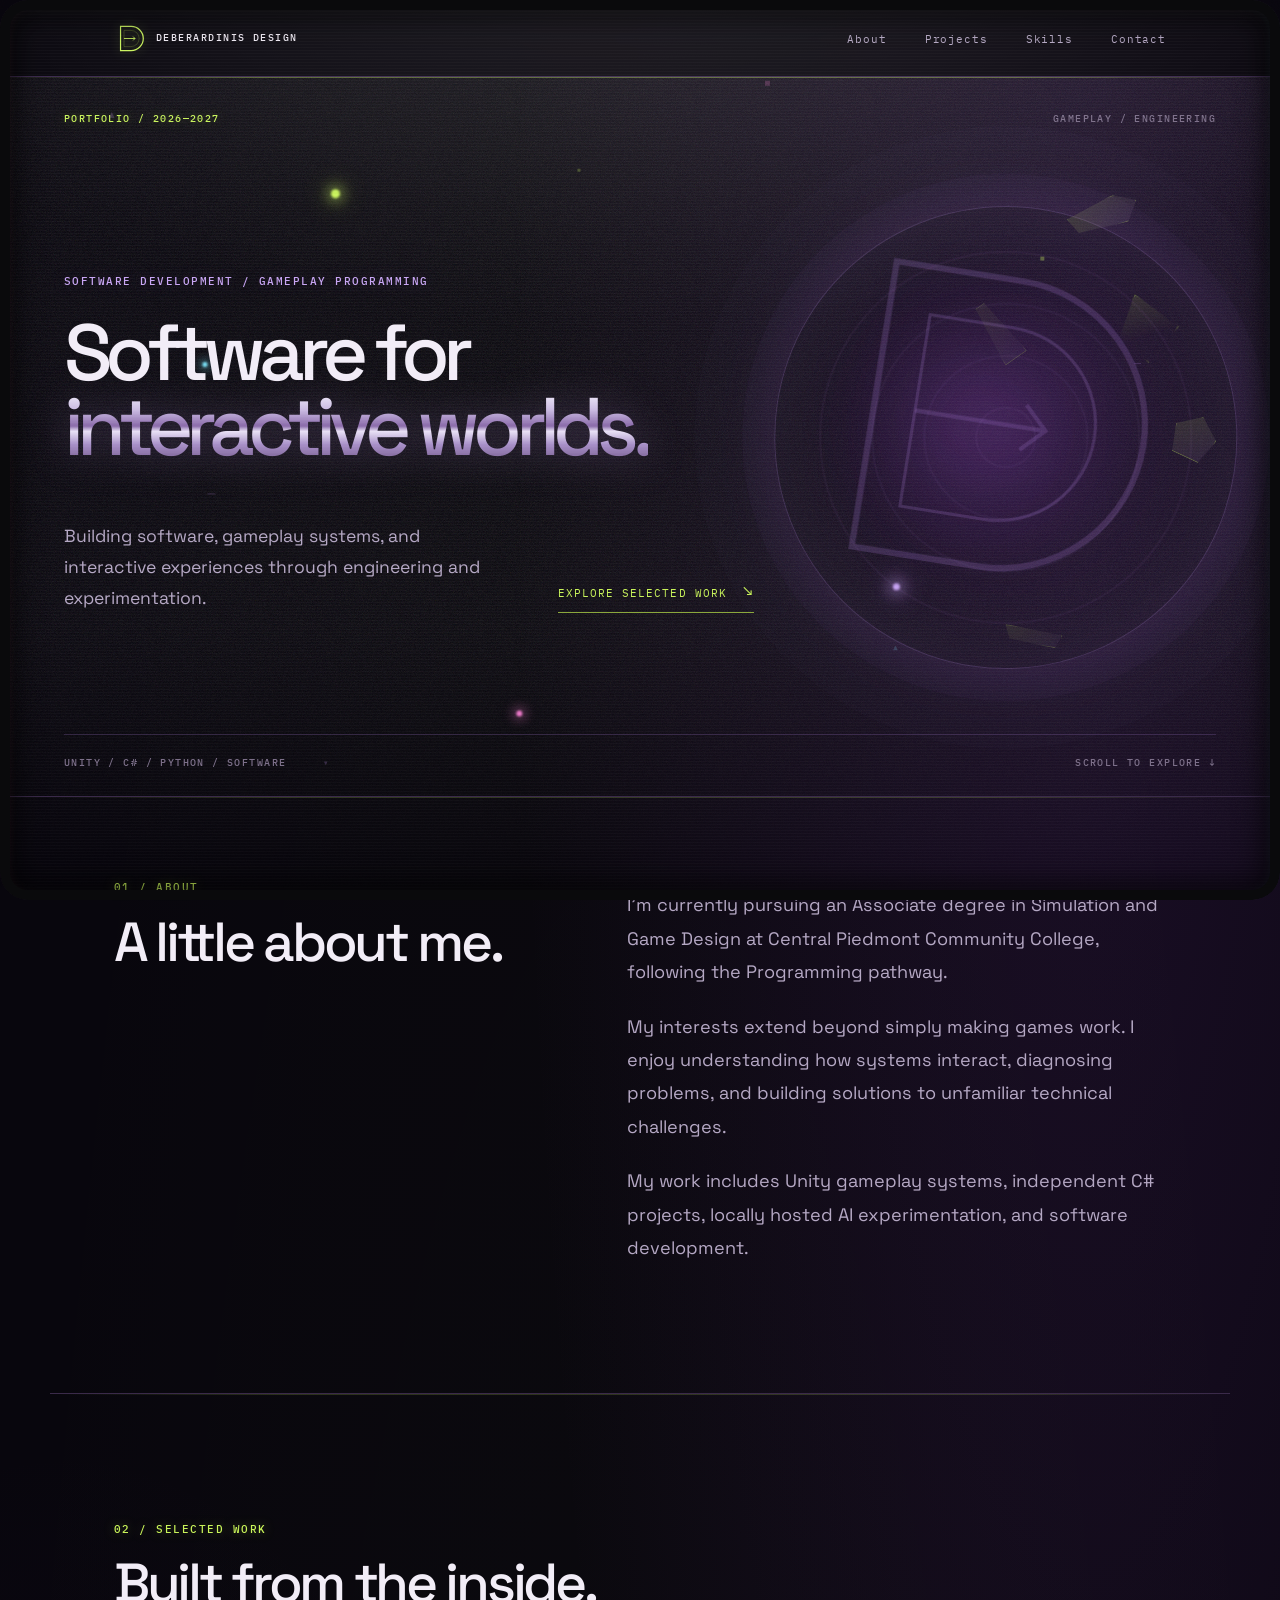
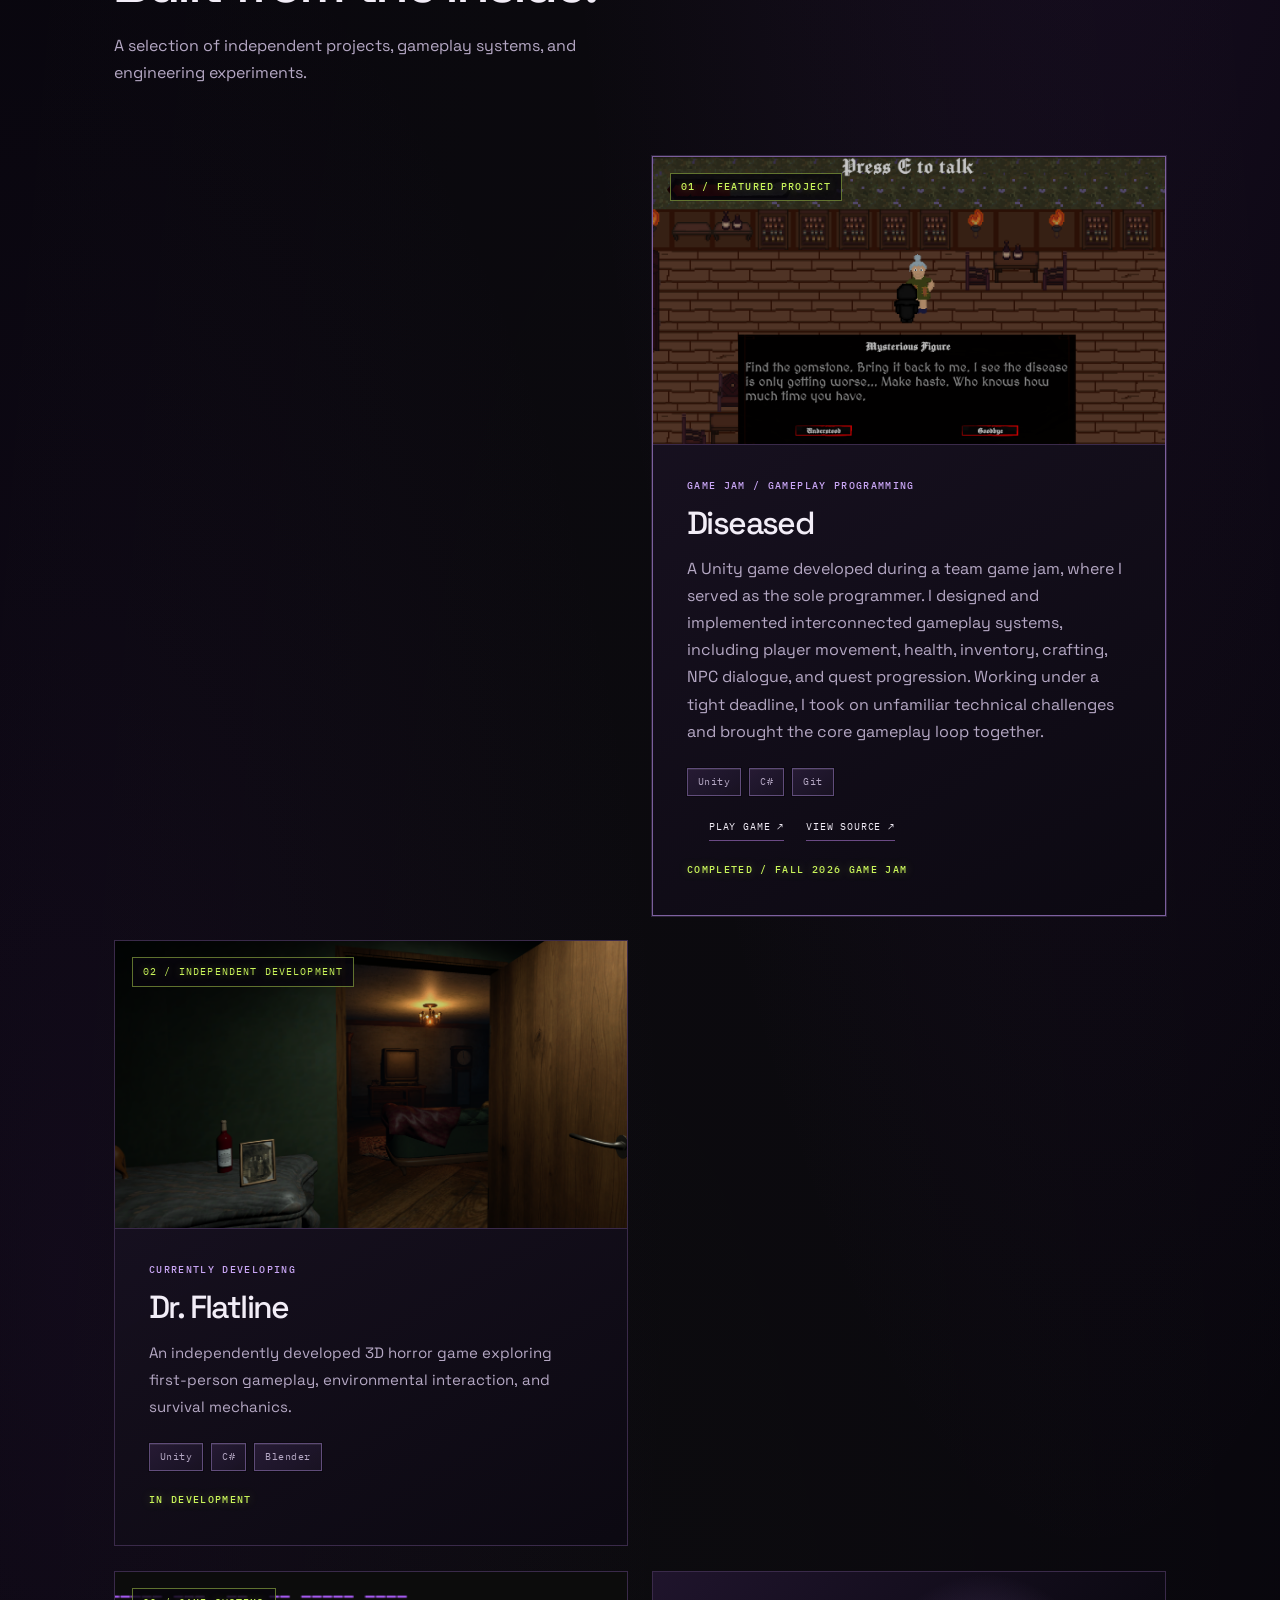
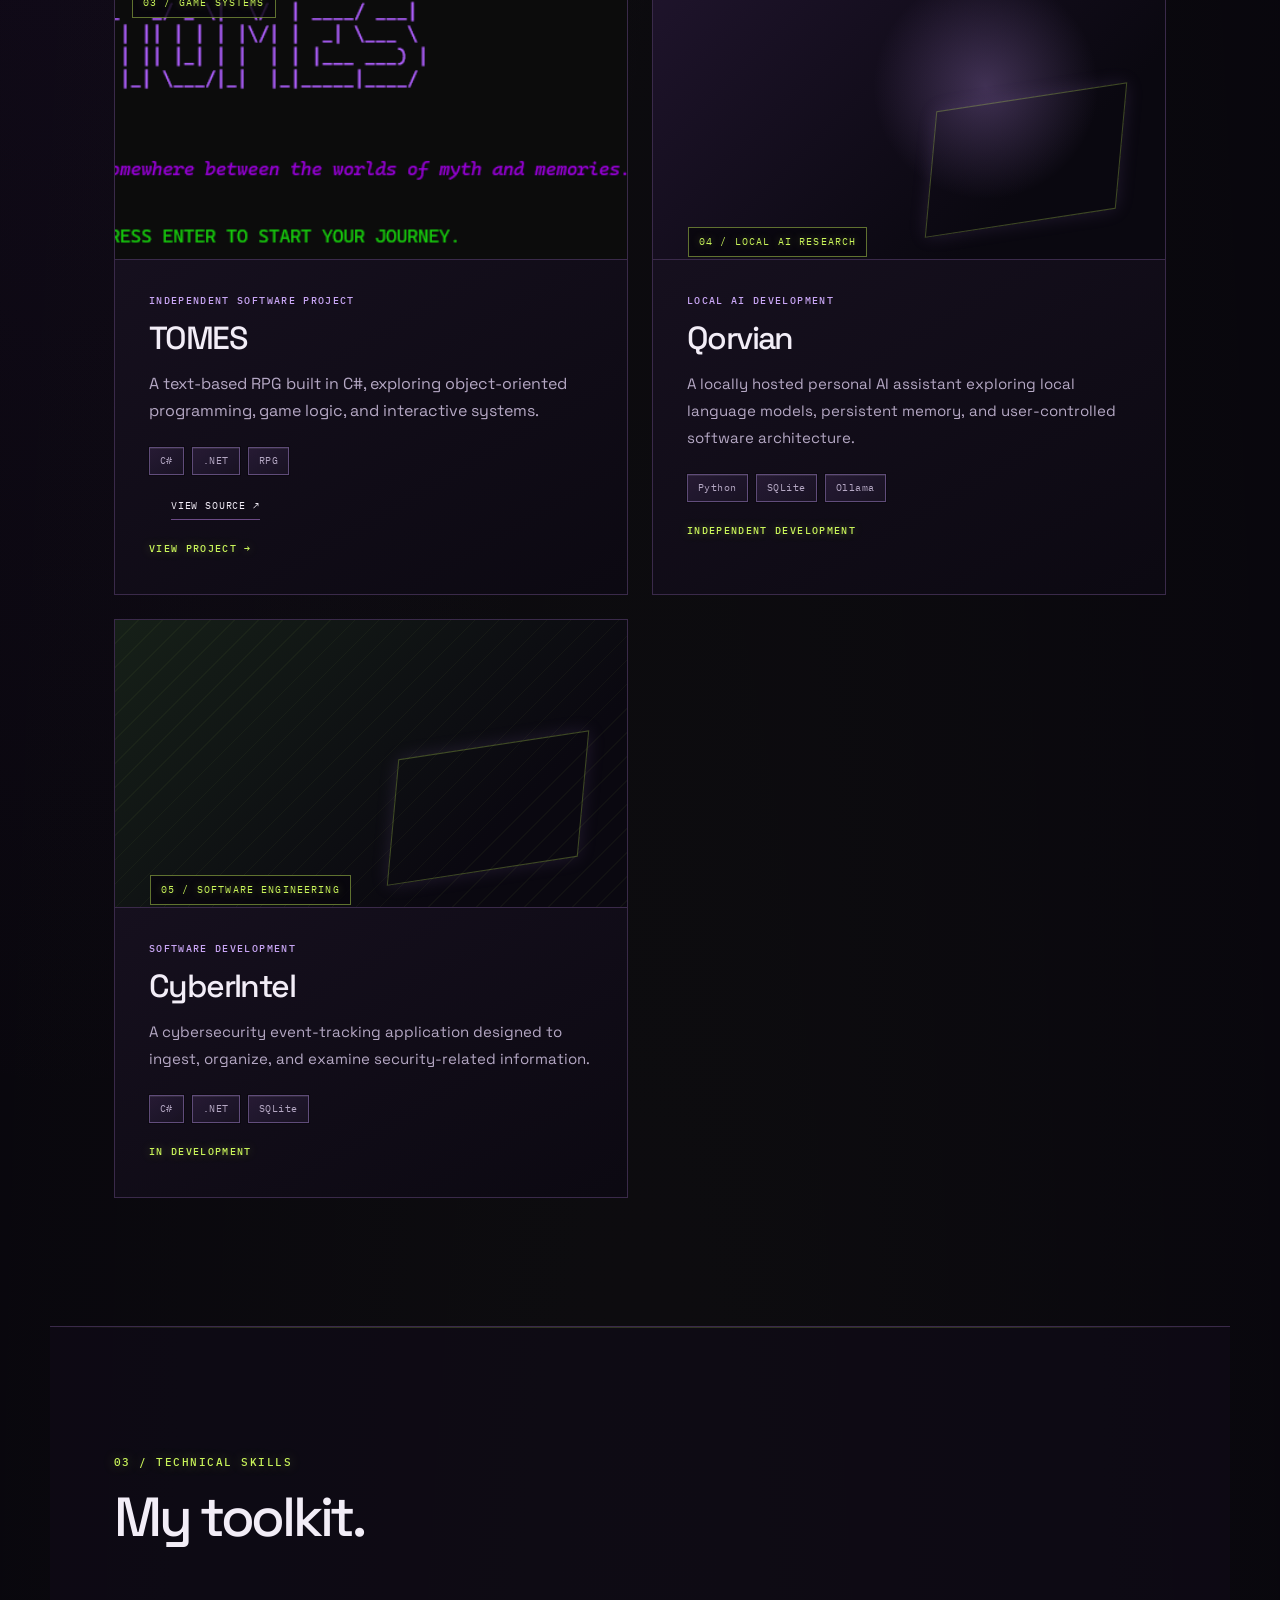
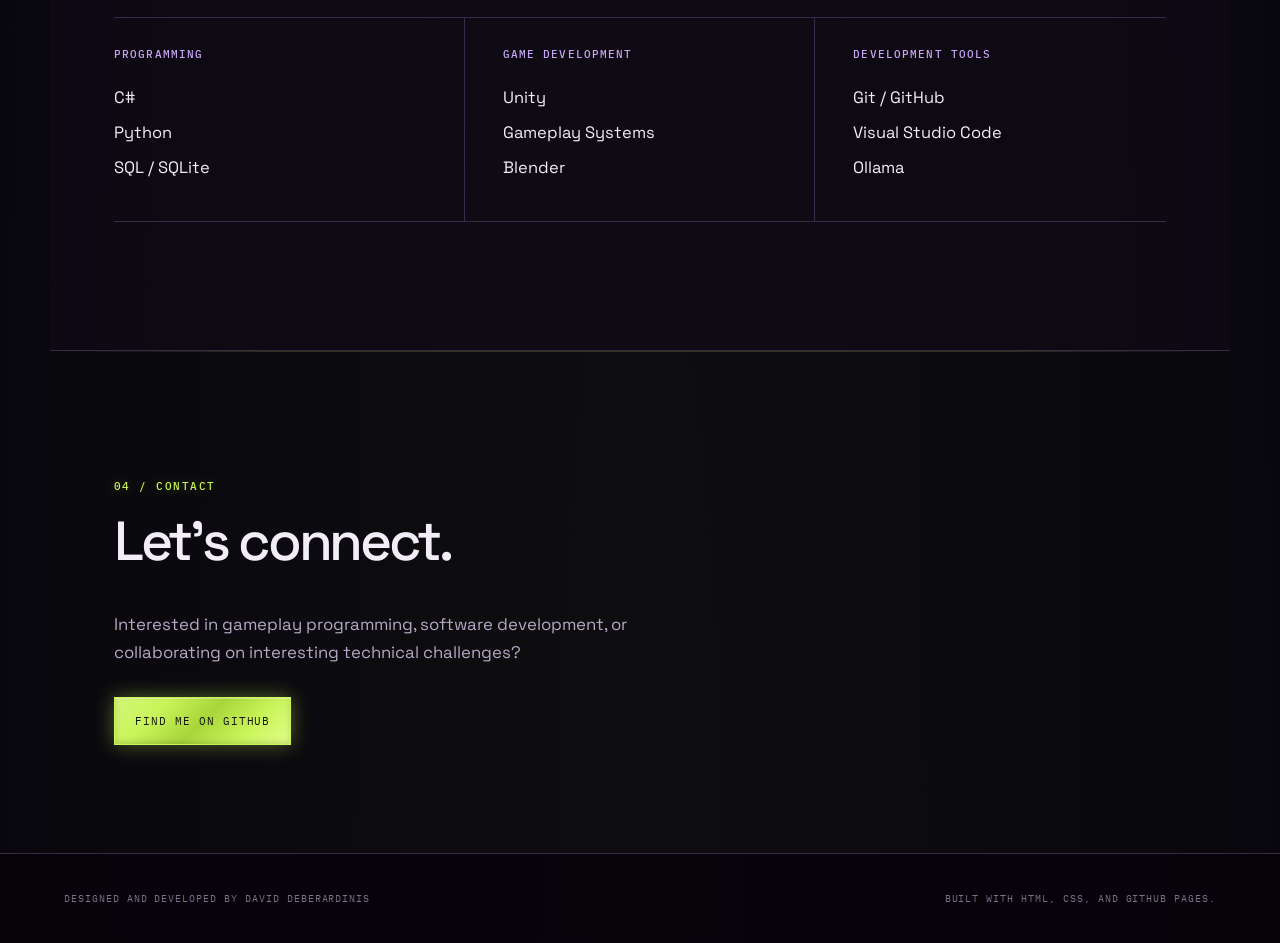
<file: index.html>
<!DOCTYPE html>
<html lang="en">
<head>
    <meta charset="UTF-8">
    <meta name="viewport" content="width=device-width, initial-scale=1.0">

    <title>David DeBerardinis | Software & Gameplay Programmer</title>
    <meta name="description" content="Game programming and software development portfolio.">

    <link rel="stylesheet" href="css/style.css">
</head>
    <body class="booting">

        <!--<!-- Atmosphere <!-- CRT + Particles -->
        <div class="crt-overlay" aria-hidden="true"></div>

        <div class="particles" aria-hidden="true">
            <div class="particle"></div>
            <div class="particle"></div>
            <div class="particle"></div>
            <div class="particle"></div>
            <div class="particle"></div>
            <div class="particle"></div>
            <div class="particle"></div>
            <div class="particle"></div>

            <div class="orb orb-1"></div>
            <div class="orb orb-2"></div>
            <div class="orb orb-3"></div>
            <div class="orb orb-4"></div>
        </div>

        <!-- Navigation -->
        <header class="site-header">
            <nav class="navbar">
                <a href="#" class="logo">
                    <svg class="brand-mark" viewBox="0 0 180 180" aria-hidden="true">
                        <path d="M38 20 H100 A70 70 0 0 1 100 160 H38 Z"
                            fill="none" stroke="currentColor" stroke-width="7"/>
                        <path d="M58 43 H99 A47 47 0 0 1 99 137 H58 Z"
                            fill="none" stroke="currentColor" stroke-width="3" opacity=".4"/>
                        <path d="M58 90 H122 M111 79 L122 90 L111 101"
                            fill="none" stroke="currentColor" stroke-width="5"/>
                    </svg>
                    <span class="brand-name">DEBERARDINIS DESIGN</span>
                </a>

                <ul class="nav-links">
                    <li><a href="#about">About</a></li>
                    <li><a href="#projects">Projects</a></li>
                    <li><a href="#skills">Skills</a></li>
                    <li><a href="#contact">Contact</a></li>
                </ul>
            </nav>
        </header>

        <main>

            <!-- Hero Section -->
            <section class="hero">

                <!-- Biomechanical fragments live inside the hero -->
                <div class="biomech-fragments" aria-hidden="true">
                    <div class="frag frag-1"></div>
                    <div class="frag frag-2"></div>
                    <div class="frag frag-3"></div>
                    <div class="frag frag-4"></div>
                </div>

                <div class="hero-watermark" aria-hidden="true">
                    <svg viewBox="0 0 180 180">
                        <path d="M38 20 H100 A70 70 0 0 1 100 160 H38 Z"
                            fill="none" stroke="currentColor" stroke-width="3"/>
                        <path d="M58 43 H99 A47 47 0 0 1 99 137 H58 Z"
                            fill="none" stroke="currentColor" stroke-width="1.5"/>
                        <path d="M58 90 H122 M111 79 L122 90 L111 101"
                            fill="none" stroke="currentColor" stroke-width="2"/>
                    </svg>
                </div>

                <div class="hero-topline">
                    <span>PORTFOLIO / 2026—2027</span>
                    <span>GAMEPLAY / ENGINEERING</span>
                </div>

                <div class="hero-content">
                    <p class="eyebrow">SOFTWARE DEVELOPMENT / GAMEPLAY PROGRAMMING</p>

                    <h1>
                        Software for<br>
                        <span>interactive worlds.</span>
                    </h1>

                    <div class="hero-bottom">
                        <p class="hero-description">
                            Building software, gameplay systems, and interactive experiences
                            through engineering and experimentation.
                        </p>

                        <a href="#projects" class="hero-link">
                            EXPLORE SELECTED WORK <span>↘</span>
                        </a>
                    </div>
                </div>

                <div class="hero-footer">
                    <span>UNITY / C# / PYTHON / SOFTWARE</span>
                    <span>SCROLL TO EXPLORE ↓</span>
                </div>
            </section>

            <!-- About Section -->
            <section id="about" class="section about">
                <div class="section-heading">
                    <p class="eyebrow">01 / ABOUT</p>
                    <h2>A little about me.</h2>
                </div>

                <div class="about-content">
                    <p>
                        I'm currently pursuing an Associate degree in Simulation
                        and Game Design at Central Piedmont Community College,
                        following the Programming pathway.
                    </p>
                    <p>
                        My interests extend beyond simply making games work.
                        I enjoy understanding how systems interact, diagnosing
                        problems, and building solutions to unfamiliar technical
                        challenges.
                    </p>
                    <p>
                        My work includes Unity gameplay systems, independent
                        C# projects, locally hosted AI experimentation, and
                        software development.
                    </p>
                </div>
            </section>

            <!-- Projects Section -->
            <section id="projects" class="section projects">
                <div class="section-heading">
                    <p class="eyebrow">02 / SELECTED WORK</p>
                    <h2>Built from the inside.</h2>
                    <p class="section-description">
                        A selection of independent projects, gameplay systems,
                        and engineering experiments.
                    </p>
                </div>

                <div class="project-grid">

                    <!-- 01 · Diseased (Featured) -->
                    <a href="diseased.html" class="project-card-link">
                        <article class="project-card featured">
                            <div class="project-image">
                                <img src="images/Diseased/Diseased4.png" alt="Diseased gameplay screenshot">
                                <span class="project-index">01 / FEATURED PROJECT</span>
                            </div>

                            <div class="project-info">
                                <p class="project-type">GAME JAM / GAMEPLAY PROGRAMMING</p>
                                <h3>Diseased</h3>
                                <p>
                                    A Unity game developed during a team game jam,
                                    where I served as the sole programmer. I designed
                                    and implemented interconnected gameplay systems,
                                    including player movement, health, inventory,
                                    crafting, NPC dialogue, and quest progression.
                                    Working under a tight deadline, I took on
                                    unfamiliar technical challenges and brought
                                    the core gameplay loop together.
                                </p>

                                <div class="tech-stack">
                                    <span>Unity</span>
                                    <span>C#</span>
                                    <span>Git</span>
                                </div>

                                <div class="project-links">
                                    <a href="https://play.unity.com/en/games/17efc226-d9a9-4859-8cf5-b89621d71ea8/diseased"
                                    target="_blank" rel="noopener noreferrer">
                                        PLAY GAME ↗
                                    </a>
                                    <a href="https://github.com/ddeberardin337/Diseased"
                                    target="_blank" rel="noopener noreferrer">
                                        VIEW SOURCE ↗
                                    </a>
                                </div>

                                <p class="project-status">COMPLETED / FALL 2026 GAME JAM</p>
                            </div>
                        </article>
                    </a>

                    <!-- 02 · Dr. Flatline -->
                    <a href="dr-flatline.html" class="project-card-link">
                        <article class="project-card">
                            <div class="project-image">
                                <img src="images/Flatline/flatline2.png" alt="Screenshot of In-Game Environment">
                                <span>02 / INDEPENDENT DEVELOPMENT</span>
                            </div>
                            <div class="project-info">
                                <p class="project-type">CURRENTLY DEVELOPING</p>
                                <h3>Dr. Flatline</h3>
                                <p>
                                    An independently developed 3D horror game
                                    exploring first-person gameplay, environmental
                                    interaction, and survival mechanics.
                                </p>
                                <div class="tech-stack">
                                    <span>Unity</span>
                                    <span>C#</span>
                                    <span>Blender</span>
                                </div>
                                <p class="project-status">In development</p>
                            </div>
                        </article>
                    </a>

                    <!-- 03 · TOMES -->
                    <a href="tomes.html" class="project-card-link">
                        <article class="project-card">
                            <div class="project-image">
                                <img src="images/Tomes/TomesScreen.png" alt="TOMES title card">
                                <span>03 / GAME SYSTEMS</span>
                            </div>
                            <div class="project-info">
                                <p class="project-type">INDEPENDENT SOFTWARE PROJECT</p>
                                <h3>TOMES</h3>
                                <p>
                                    A text-based RPG built in C#, exploring
                                    object-oriented programming, game logic,
                                    and interactive systems.
                                </p>
                                <div class="tech-stack">
                                    <span>C#</span>
                                    <span>.NET</span>
                                    <span>RPG</span>
                                </div>
                                <div class="project-links">
                                    <a href="https://github.com/ddeberardin337/TOMES"
                                    target="_blank" rel="noopener noreferrer">
                                        VIEW SOURCE ↗
                                    </a>
                                </div>
                                <p class="project-status">VIEW PROJECT →</p>
                            </div>
                        </article>
                    </a>

                    <!-- 04 · Qorvian -->
                    <article class="project-card">
                        <div class="project-image placeholder-qorvian">
                            <span>04 / LOCAL AI RESEARCH</span>
                        </div>
                        <div class="project-info">
                            <p class="project-type">LOCAL AI DEVELOPMENT</p>
                            <h3>Qorvian</h3>
                            <p>
                                A locally hosted personal AI assistant exploring
                                local language models, persistent memory,
                                and user-controlled software architecture.
                            </p>
                            <div class="tech-stack">
                                <span>Python</span>
                                <span>SQLite</span>
                                <span>Ollama</span>
                            </div>
                            <p class="project-status">Independent development</p>
                        </div>
                    </article>

                    <!-- 05 · CyberIntel -->
                    <article class="project-card">
                        <div class="project-image placeholder-cyberintel">
                            <span>05 / SOFTWARE ENGINEERING</span>
                        </div>
                        <div class="project-info">
                            <p class="project-type">SOFTWARE DEVELOPMENT</p>
                            <h3>CyberIntel</h3>
                            <p>
                                A cybersecurity event-tracking application
                                designed to ingest, organize, and examine
                                security-related information.
                            </p>
                            <div class="tech-stack">
                                <span>C#</span>
                                <span>.NET</span>
                                <span>SQLite</span>
                            </div>
                            <p class="project-status">In development</p>
                        </div>
                    </article>

                </div>
            </section>

            <!-- Skills Section -->
            <section id="skills" class="section skills">
                <div class="section-heading">
                    <p class="eyebrow">03 / TECHNICAL SKILLS</p>
                    <h2>My toolkit.</h2>
                </div>

                <div class="skills-grid">
                    <div class="skill-group">
                        <h3>Programming</h3>
                        <p>C#</p>
                        <p>Python</p>
                        <p>SQL / SQLite</p>
                    </div>
                    <div class="skill-group">
                        <h3>Game Development</h3>
                        <p>Unity</p>
                        <p>Gameplay Systems</p>
                        <p>Blender</p>
                    </div>
                    <div class="skill-group">
                        <h3>Development Tools</h3>
                        <p>Git / GitHub</p>
                        <p>Visual Studio Code</p>
                        <p>Ollama</p>
                    </div>
                </div>
            </section>

            <!-- Contact Section -->
            <section id="contact" class="section contact">
                <div class="section-heading">
                    <p class="eyebrow">04 / CONTACT</p>
                    <h2>Let's connect.</h2>
                </div>

                <p>
                    Interested in gameplay programming, software development,
                    or collaborating on interesting technical challenges?
                </p>

                <a href="https://github.com/ddeberardin337"
                target="_blank"
                rel="noopener noreferrer"
                class="button button-primary">
                    Find me on GitHub
                </a>
            </section>

        </main>

        <footer class="site-footer">
            <p>Designed and developed by David DeBerardinis</p>
            <p>Built with HTML, CSS, and GitHub Pages.</p>
        </footer>

        <script>
            (function () {
                // Remove boot class after sequence
                window.addEventListener('load', () => {
                    setTimeout(() => {
                        document.body.classList.remove('booting');
                    }, 2000);
                });

                // Gentle reactive particles
                const particles = document.querySelectorAll('.particle, .orb');
                let mouseX = window.innerWidth / 2;
                let mouseY = window.innerHeight / 2;

                document.addEventListener('mousemove', (e) => {
                    mouseX = e.clientX;
                    mouseY = e.clientY;
                });

                function updateParticles() {
                    particles.forEach((p, i) => {
                        const rect = p.getBoundingClientRect();
                        const cx = rect.left + rect.width / 2;
                        const cy = rect.top + rect.height / 2;
                        const strength = 0.012 * ((i % 3) + 1);
                        const dx = (mouseX - cx) * strength;
                        const dy = (mouseY - cy) * strength;
                        p.style.transform = `translate(${dx}px, ${dy}px)`;
                    });
                    requestAnimationFrame(updateParticles);
                }
                updateParticles();
            })();
        </script>
    </body>
</html>
</file>
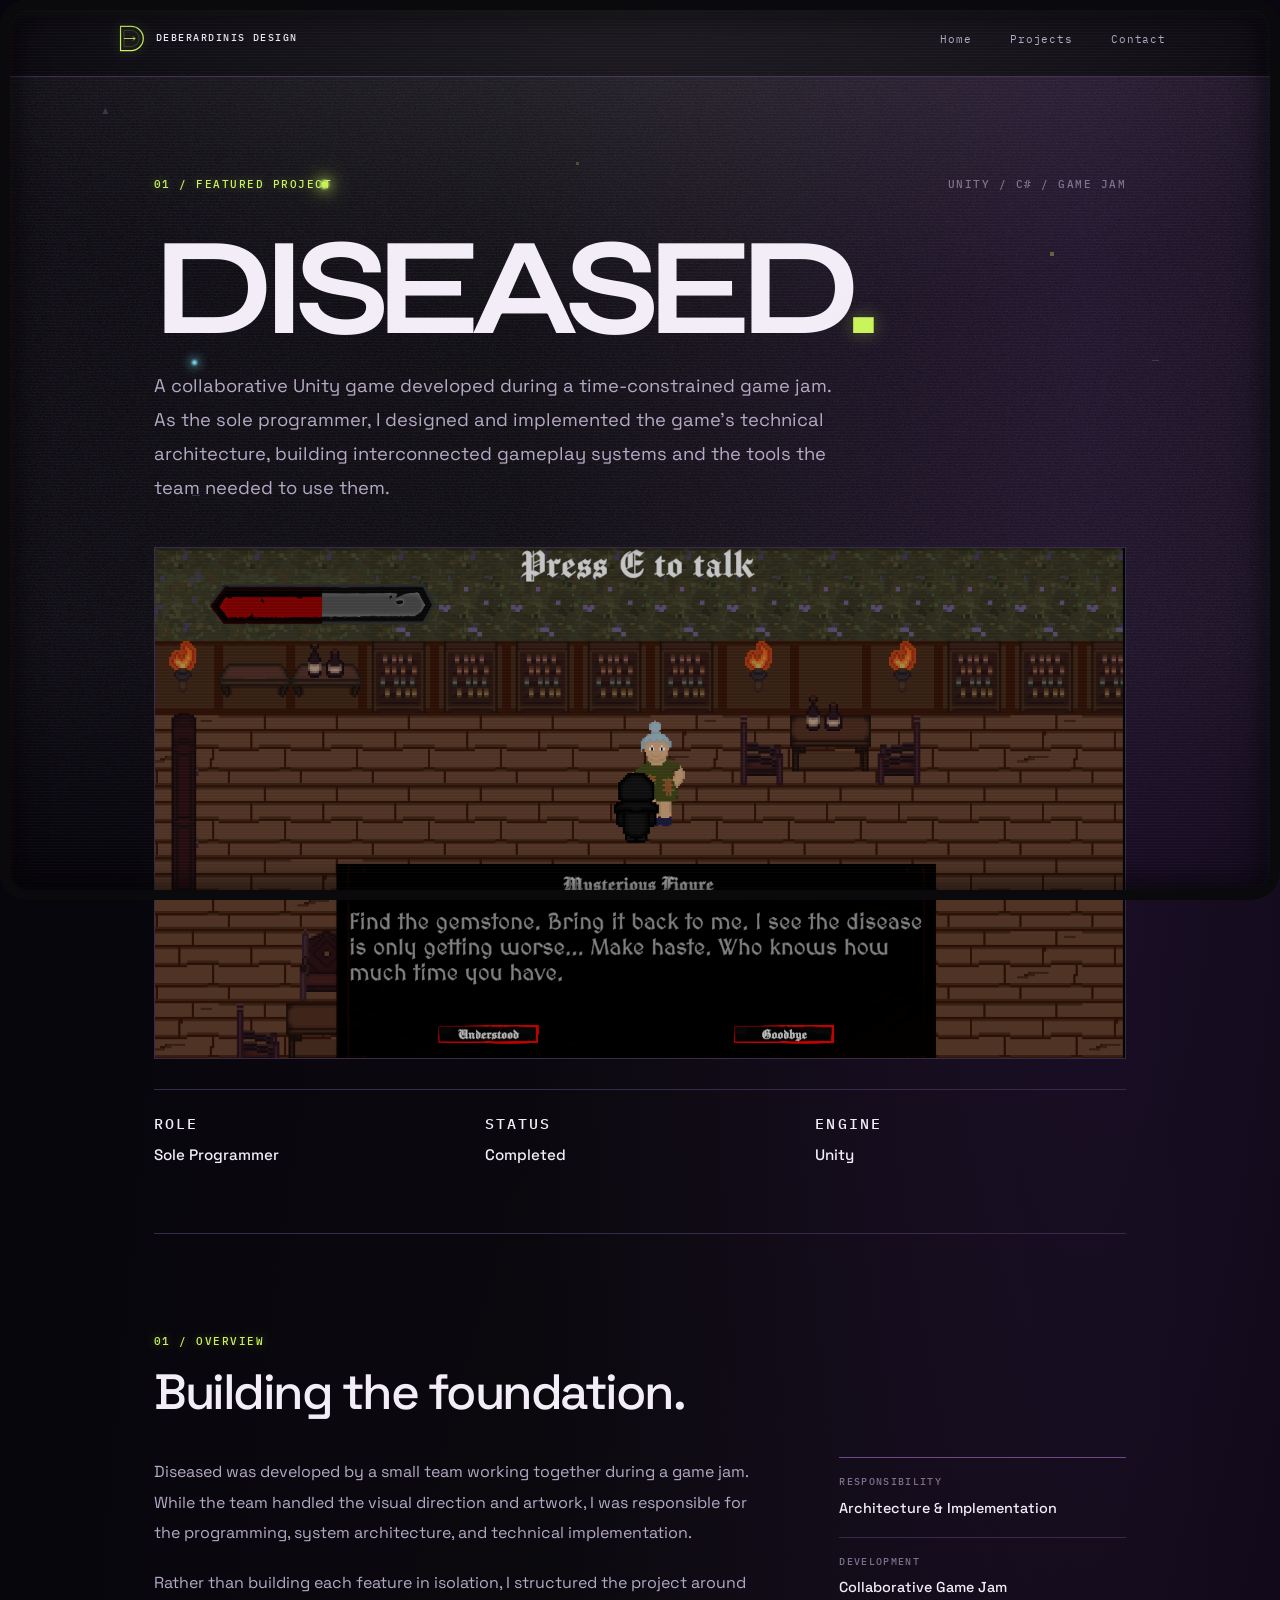
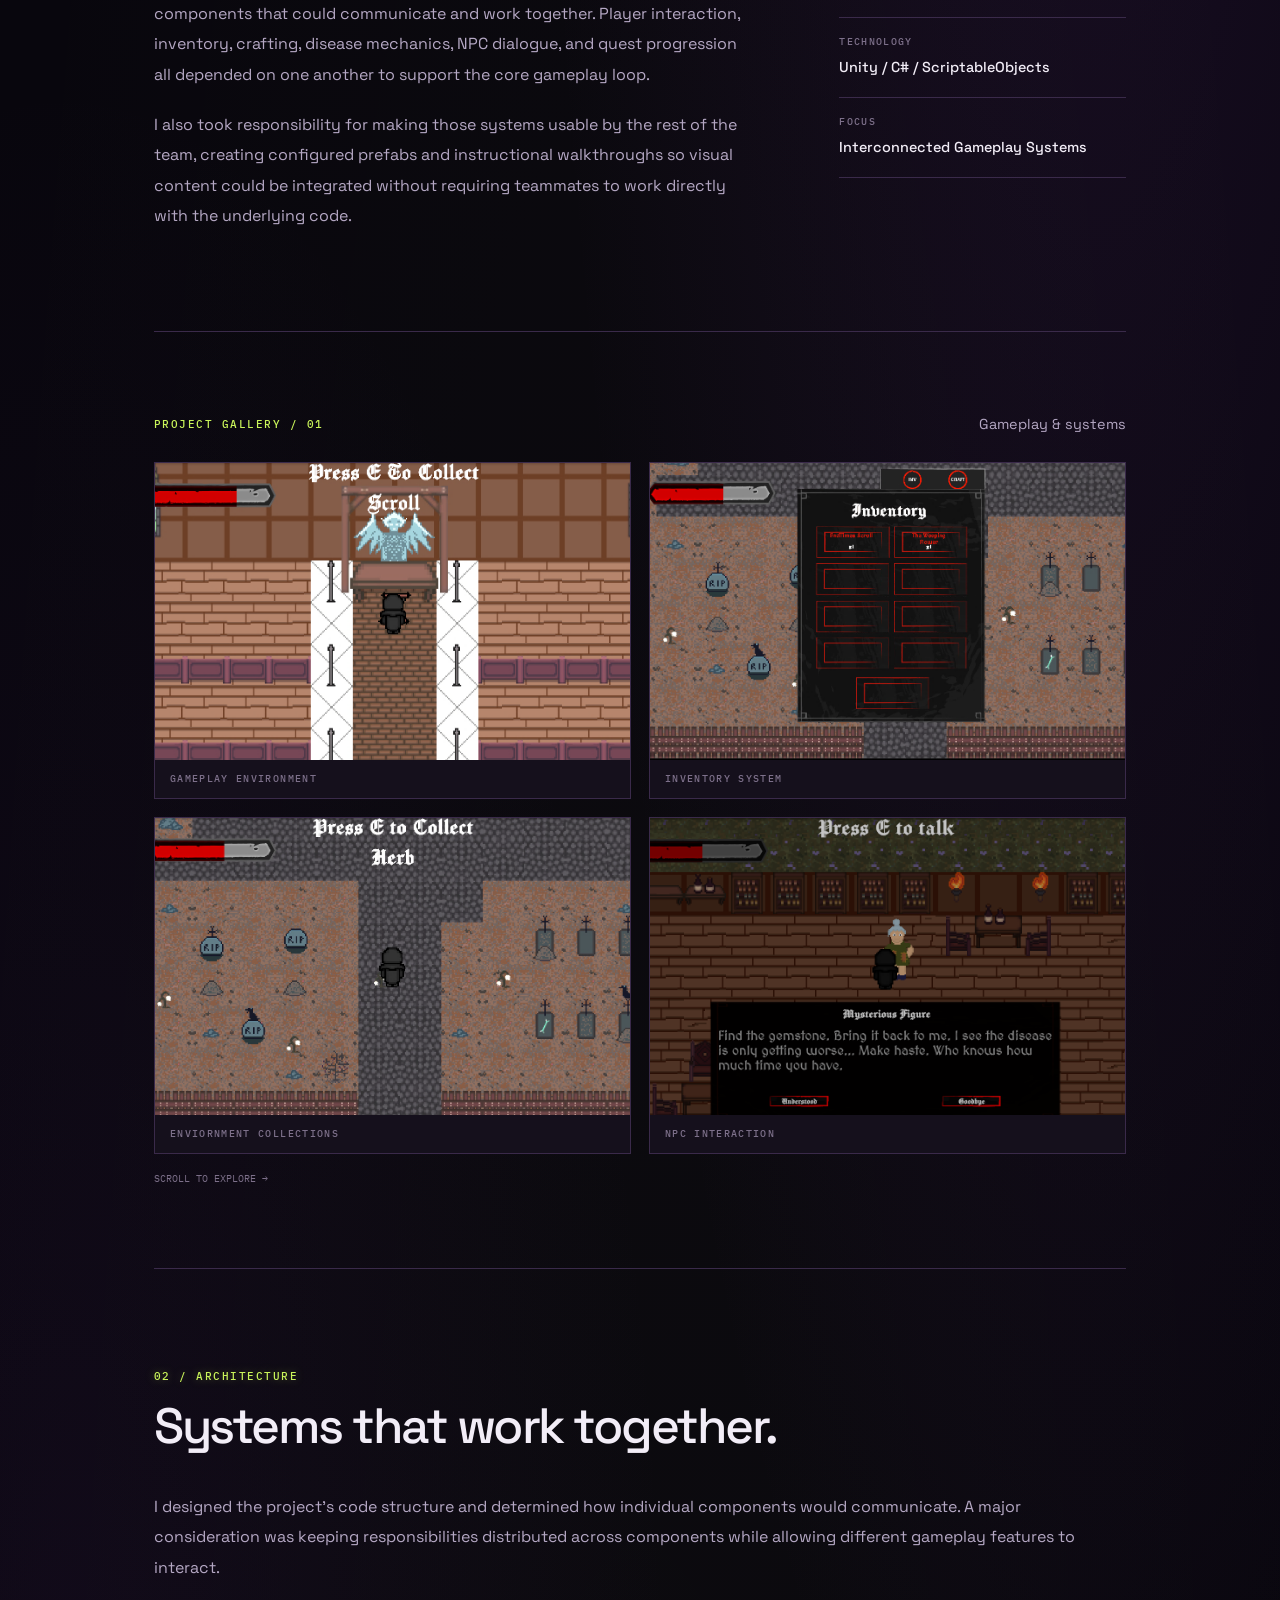
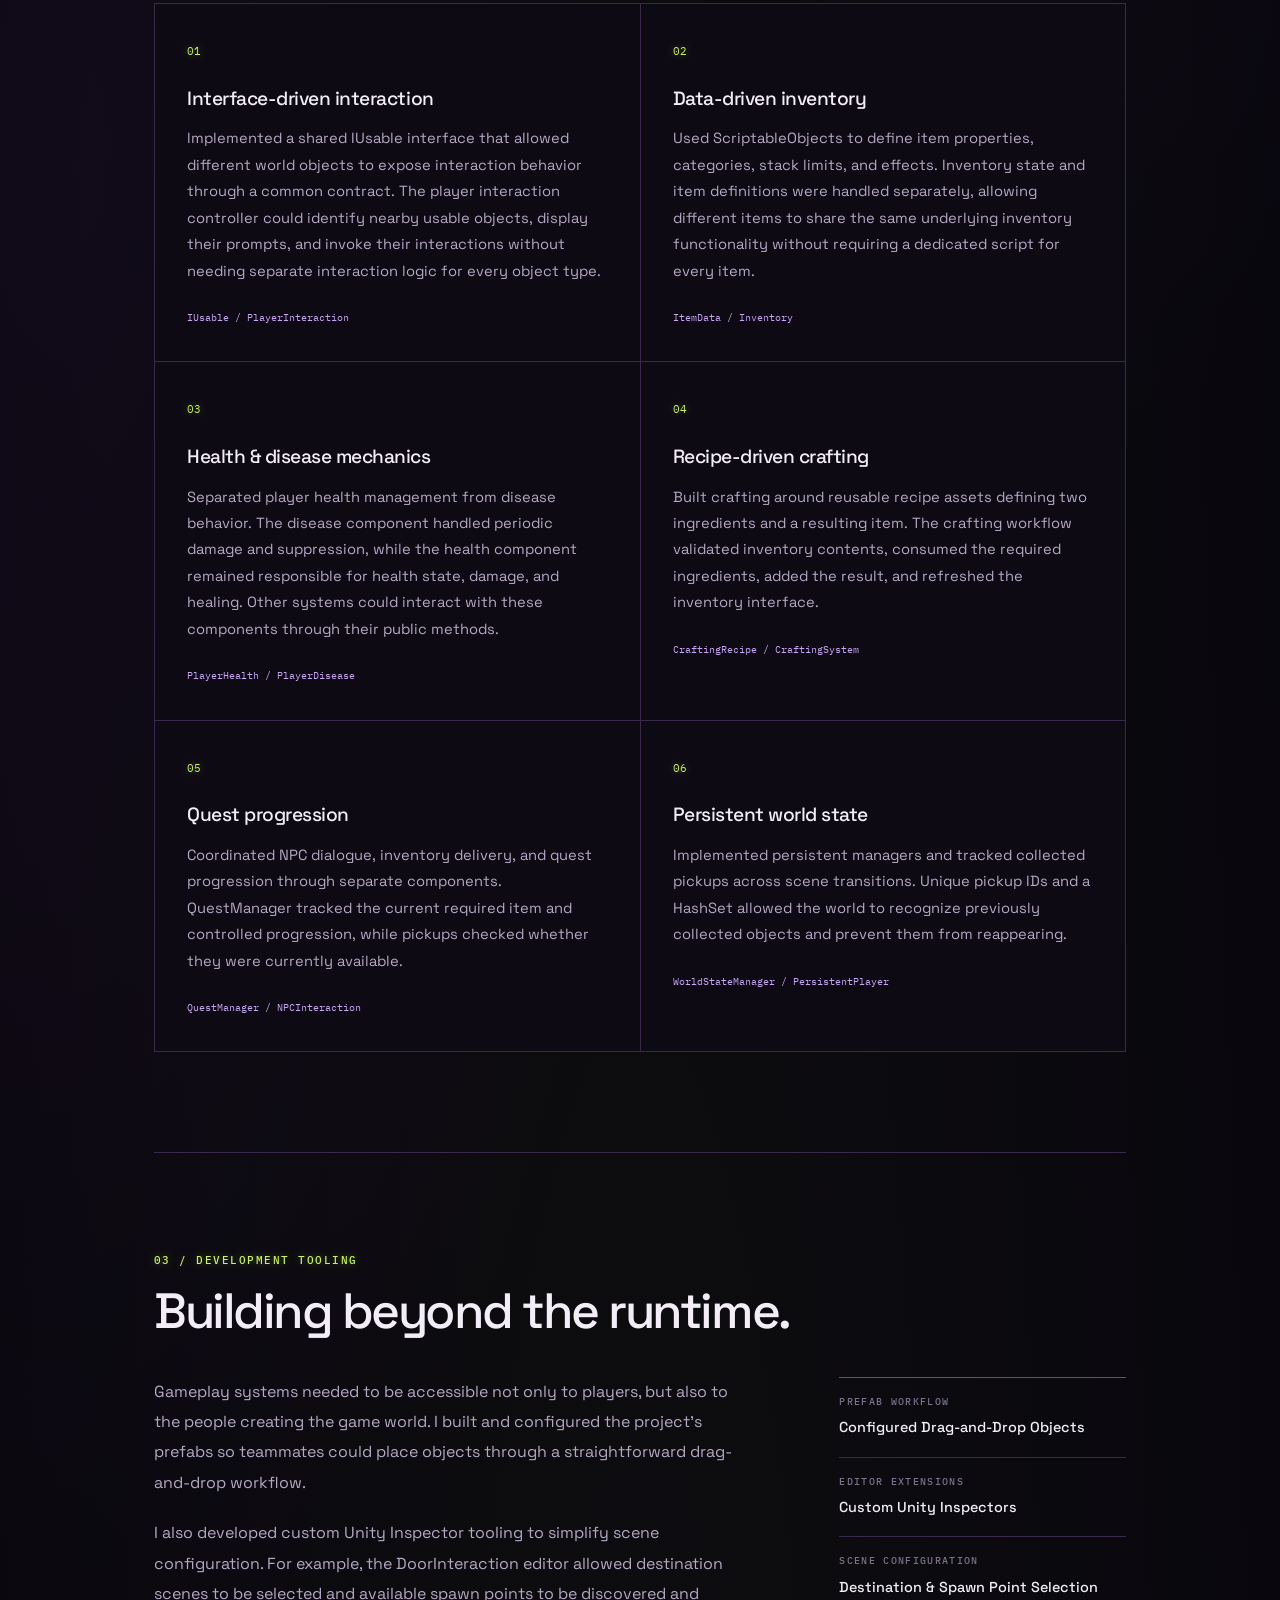
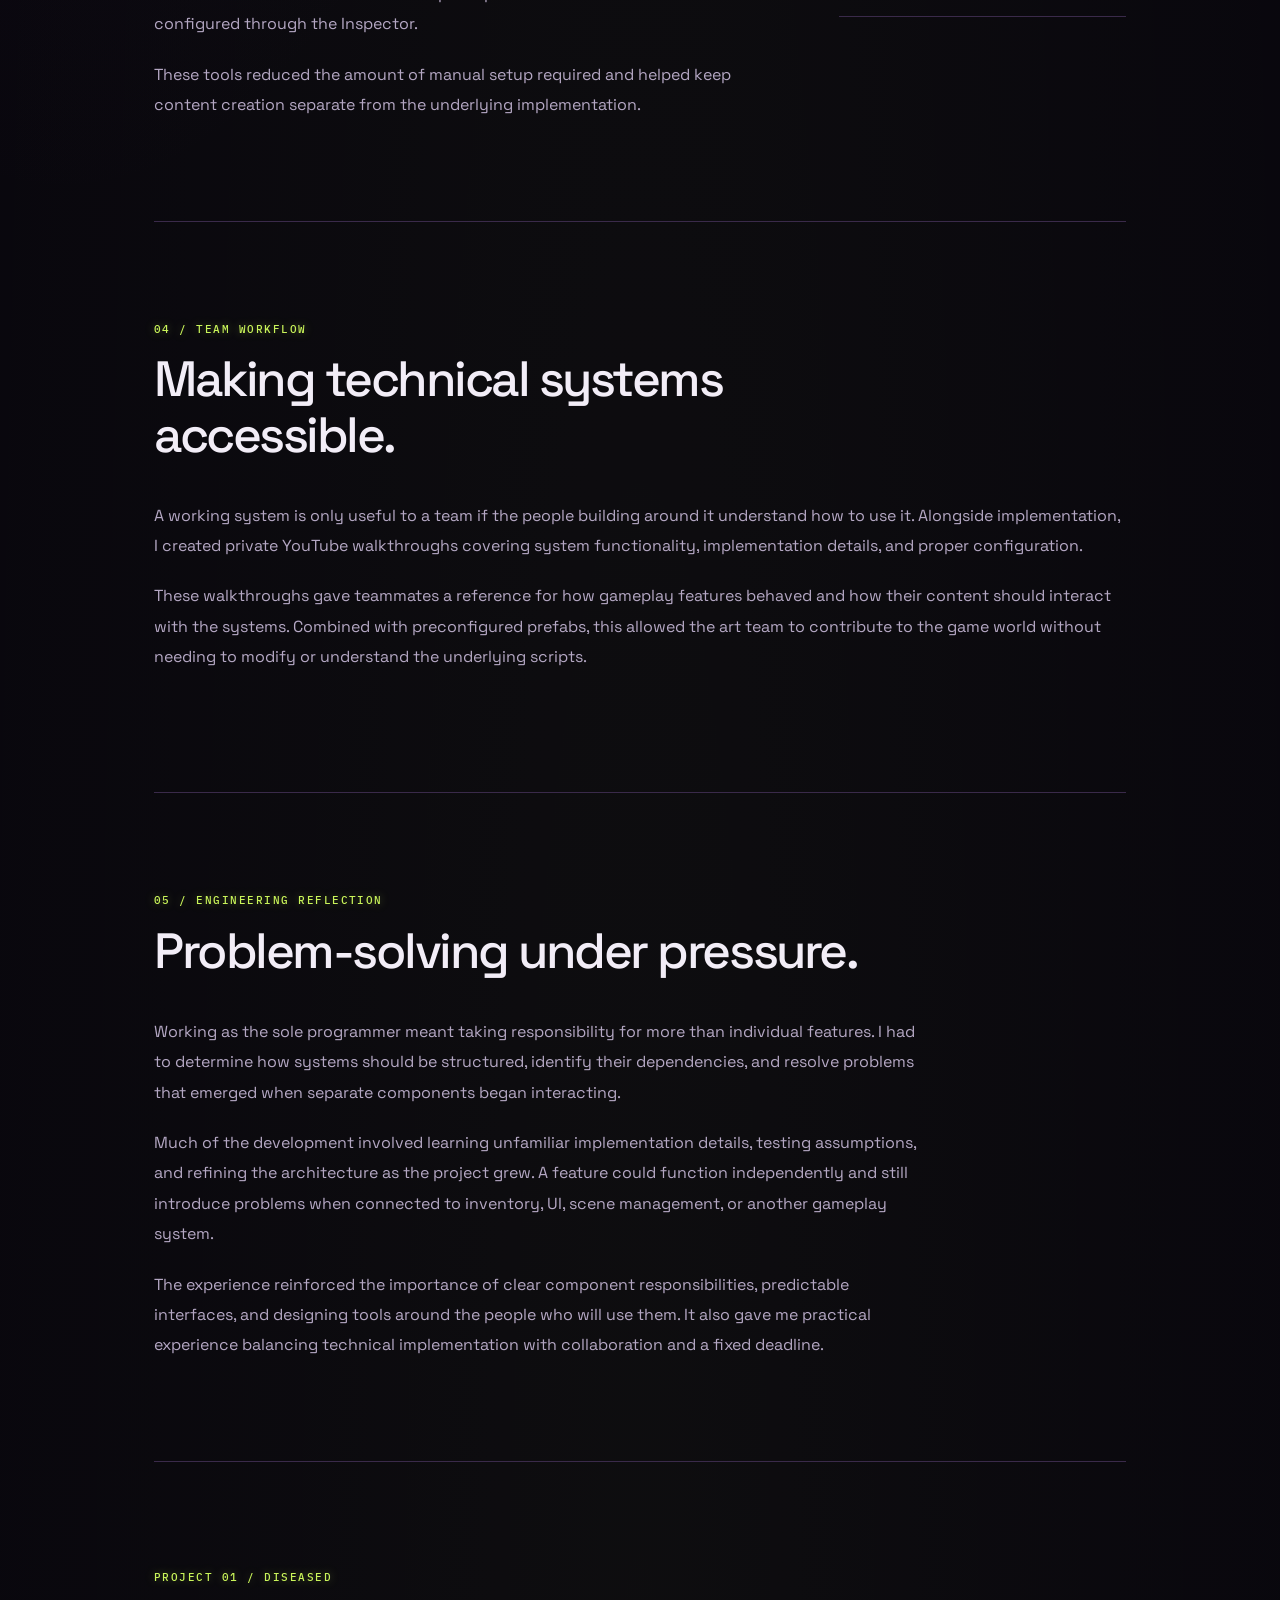
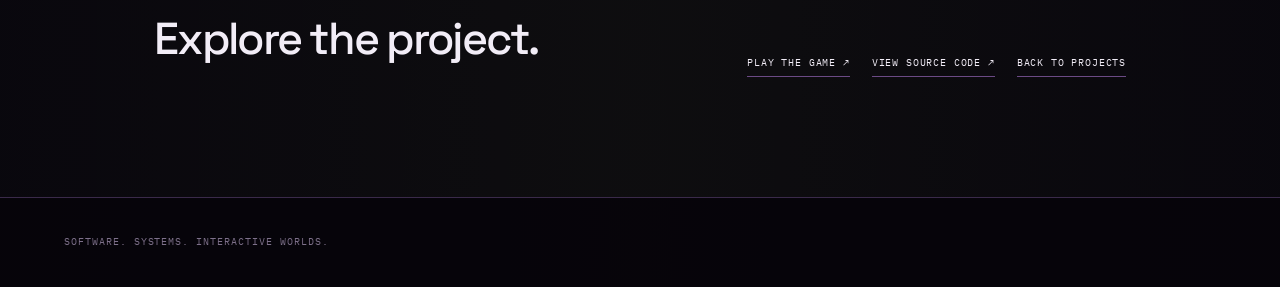
<file: diseased.html>
<!DOCTYPE html>
<html lang="en">
<head>
    <meta charset="UTF-8">
    <meta name="viewport" content="width=device-width, initial-scale=1.0">
    <meta name="description" content="Diseased — a Unity game jam project focused on gameplay programming and interconnected game systems.">
    <title>Diseased | Software. Systems. Interactive Worlds.</title>
    <link rel="stylesheet" href="css/style.css">
</head>

<body>
        <!-- Atmosphere layers -->
    <div class="crt-overlay" aria-hidden="true"></div>

    <div class="particles" aria-hidden="true">
        <!-- geometric particles -->
        <div class="particle"></div>
        <div class="particle"></div>
        <div class="particle"></div>
        <div class="particle"></div>
        <div class="particle"></div>
        <div class="particle"></div>
        <div class="particle"></div>
        <div class="particle"></div>

        <!-- glowing orbs -->
        <div class="orb orb-1"></div>
        <div class="orb orb-2"></div>
        <div class="orb orb-3"></div>
        <div class="orb orb-4"></div>
    </div>

    <!-- NAVIGATION -->
    <header class="site-header">
        <nav class="navbar">
        <a href="#" class="logo">
                        <svg class="brand-mark" viewBox="0 0 180 180" aria-hidden="true">
                            <path d="M38 20 H100 A70 70 0 0 1 100 160 H38 Z"
                                fill="none" stroke="currentColor" stroke-width="7"/>
                            <path d="M58 43 H99 A47 47 0 0 1 99 137 H58 Z"
                                fill="none" stroke="currentColor" stroke-width="3" opacity=".4"/>
                            <path d="M58 90 H122 M111 79 L122 90 L111 101"
                                fill="none" stroke="currentColor" stroke-width="5"/>
                        </svg>
                        <span class="brand-name">DEBERARDINIS DESIGN</span>
                    </a>

            <ul class="nav-links">
                <li><a href="index.html">Home</a></li>
                <li><a href="index.html#projects">Projects</a></li>
                <li><a href="index.html#contact">Contact</a></li>
            </ul>
        </nav>
    </header>


   
    <main class="project-page">

        <!-- PROJECT HERO -->
        <section class="project-hero">

            <div class="project-hero-meta">
                <span>01 / FEATURED PROJECT</span>
                <span>UNITY / C# / GAME JAM</span>
            </div>

            <h1 class="project-hero-title">
                DISEASED<span class="title-period">.</span>
            </h1>

            <p class="project-hero-description">
                A collaborative Unity game developed during a time-constrained
                game jam. As the sole programmer, I designed and implemented
                the game's technical architecture, building interconnected
                gameplay systems and the tools the team needed to use them.
            </p>

            <div class="project-hero-image">
                <img src="images/Diseased/Diseased4.png"
                    alt="Gameplay screenshot from Diseased">
            </div>

            <div class="project-hero-footer">
                <div>
                    <span>ROLE</span>
                    <strong>Sole Programmer</strong>
                </div>
                <div>
                    <span>STATUS</span>
                    <strong>Completed</strong>
                </div>
                <div>
                    <span>ENGINE</span>
                    <strong>Unity</strong>
                </div>
            </div>

        </section>


        <!-- PROJECT OVERVIEW -->
        <section class="project-section">

            <div class="project-section-heading">
                <span>01 / OVERVIEW</span>
                <h2>Building the foundation.</h2>
            </div>

            <div class="project-overview-grid">

                <div>
                    <p>
                        Diseased was developed by a small team working together
                        during a game jam. While the team handled the visual
                        direction and artwork, I was responsible for the
                        programming, system architecture, and technical
                        implementation.
                    </p>

                    <p>
                        Rather than building each feature in isolation, I
                        structured the project around components that could
                        communicate and work together. Player interaction,
                        inventory, crafting, disease mechanics, NPC dialogue,
                        and quest progression all depended on one another to
                        support the core gameplay loop.
                    </p>

                    <p>
                        I also took responsibility for making those systems
                        usable by the rest of the team, creating configured
                        prefabs and instructional walkthroughs so visual
                        content could be integrated without requiring
                        teammates to work directly with the underlying code.
                    </p>
                </div>

                <div class="project-facts">
                    <div>
                        <span>RESPONSIBILITY</span>
                        <strong>Architecture & Implementation</strong>
                    </div>
                    <div>
                        <span>DEVELOPMENT</span>
                        <strong>Collaborative Game Jam</strong>
                    </div>
                    <div>
                        <span>TECHNOLOGY</span>
                        <strong>Unity / C# / ScriptableObjects</strong>
                    </div>
                    <div>
                        <span>FOCUS</span>
                        <strong>Interconnected Gameplay Systems</strong>
                    </div>
                </div>

            </div>

        </section>


        <section class="project-gallery">

            <div class="gallery-heading">
                <span>PROJECT GALLERY / 01</span>
                <p>Gameplay & systems</p>
            </div>

            <div class="gallery-track">

                <figure class="gallery-slide">
                    <img src="images/Diseased/Diseased1.png"
                        alt="Diseased gameplay">
                    <figcaption>Gameplay environment</figcaption>
                </figure>

                <figure class="gallery-slide">
                    <img src="images/Diseased/Diseased2.png"
                        alt="Diseased inventory">
                    <figcaption>Inventory system</figcaption>
                </figure>

                <figure class="gallery-slide">
                    <img src="images/Diseased/Diseased3.png"
                        alt="Diseased crafting">
                    <figcaption>Enviornment Collections</figcaption>
                </figure>

                <figure class="gallery-slide">
                    <img src="images/Diseased/Diseased4.png"
                        alt="Diseased NPC dialogue">
                    <figcaption>NPC interaction</figcaption>
                </figure>

            </div>

            <div class="gallery-instruction">
                SCROLL TO EXPLORE <span>→</span>
            </div>

        </section>



        <!-- ARCHITECTURE -->
        <section class="project-section">

            <div class="project-section-heading">
                <span>02 / ARCHITECTURE</span>
                <h2>Systems that work together.</h2>
            </div>

            <p>
                I designed the project's code structure and determined how
                individual components would communicate. A major consideration
                was keeping responsibilities distributed across components
                while allowing different gameplay features to interact.
            </p>

            <div class="system-grid">

                <article class="system-item">
                    <span>01</span>
                    <h3>Interface-driven interaction</h3>
                    <p>
                        Implemented a shared IUsable interface that allowed
                        different world objects to expose interaction behavior
                        through a common contract. The player interaction
                        controller could identify nearby usable objects,
                        display their prompts, and invoke their interactions
                        without needing separate interaction logic for every
                        object type.
                    </p>
                    <small>IUsable / PlayerInteraction</small>
                </article>

                <article class="system-item">
                    <span>02</span>
                    <h3>Data-driven inventory</h3>
                    <p>
                        Used ScriptableObjects to define item properties,
                        categories, stack limits, and effects. Inventory state
                        and item definitions were handled separately, allowing
                        different items to share the same underlying inventory
                        functionality without requiring a dedicated script
                        for every item.
                    </p>
                    <small>ItemData / Inventory</small>
                </article>

                <article class="system-item">
                    <span>03</span>
                    <h3>Health & disease mechanics</h3>
                    <p>
                        Separated player health management from disease
                        behavior. The disease component handled periodic
                        damage and suppression, while the health component
                        remained responsible for health state, damage, and
                        healing. Other systems could interact with these
                        components through their public methods.
                    </p>
                    <small>PlayerHealth / PlayerDisease</small>
                </article>

                <article class="system-item">
                    <span>04</span>
                    <h3>Recipe-driven crafting</h3>
                    <p>
                        Built crafting around reusable recipe assets defining
                        two ingredients and a resulting item. The crafting
                        workflow validated inventory contents, consumed the
                        required ingredients, added the result, and refreshed
                        the inventory interface.
                    </p>
                    <small>CraftingRecipe / CraftingSystem</small>
                </article>

                <article class="system-item">
                    <span>05</span>
                    <h3>Quest progression</h3>
                    <p>
                        Coordinated NPC dialogue, inventory delivery, and
                        quest progression through separate components.
                        QuestManager tracked the current required item and
                        controlled progression, while pickups checked whether
                        they were currently available.
                    </p>
                    <small>QuestManager / NPCInteraction</small>
                </article>

                <article class="system-item">
                    <span>06</span>
                    <h3>Persistent world state</h3>
                    <p>
                        Implemented persistent managers and tracked collected
                        pickups across scene transitions. Unique pickup IDs
                        and a HashSet allowed the world to recognize previously
                        collected objects and prevent them from reappearing.
                    </p>
                    <small>WorldStateManager / PersistentPlayer</small>
                </article>

            </div>

        </section>


        <!-- EDITOR TOOLING -->
        <section class="project-section">

            <div class="project-section-heading">
                <span>03 / DEVELOPMENT TOOLING</span>
                <h2>Building beyond the runtime.</h2>
            </div>

            <div class="project-overview-grid">

                <div>
                    <p>
                        Gameplay systems needed to be accessible not only to
                        players, but also to the people creating the game
                        world. I built and configured the project's prefabs
                        so teammates could place objects through a
                        straightforward drag-and-drop workflow.
                    </p>

                    <p>
                        I also developed custom Unity Inspector tooling to
                        simplify scene configuration. For example, the
                        DoorInteraction editor allowed destination scenes
                        to be selected and available spawn points to be
                        discovered and configured through the Inspector.
                    </p>

                    <p>
                        These tools reduced the amount of manual setup
                        required and helped keep content creation separate
                        from the underlying implementation.
                    </p>
                </div>

                <div class="project-facts">
                    <div>
                        <span>PREFAB WORKFLOW</span>
                        <strong>Configured Drag-and-Drop Objects</strong>
                    </div>
                    <div>
                        <span>EDITOR EXTENSIONS</span>
                        <strong>Custom Unity Inspectors</strong>
                    </div>
                    <div>
                        <span>SCENE CONFIGURATION</span>
                        <strong>Destination & Spawn Point Selection</strong>
                    </div>
                </div>

            </div>

        </section>


        <!-- TEAM COMMUNICATION -->
        <section class="project-section">

            <div class="project-section-heading">
                <span>04 / TEAM WORKFLOW</span>
                <h2>Making technical systems accessible.</h2>
            </div>

            <p>
                A working system is only useful to a team if the people
                building around it understand how to use it. Alongside
                implementation, I created private YouTube walkthroughs
                covering system functionality, implementation details,
                and proper configuration.
            </p>

            <p>
                These walkthroughs gave teammates a reference for how
                gameplay features behaved and how their content should
                interact with the systems. Combined with preconfigured
                prefabs, this allowed the art team to contribute to the
                game world without needing to modify or understand the
                underlying scripts.
            </p>

        </section>


        <!-- ENGINEERING REFLECTION -->
        <section class="project-section">

            <div class="project-section-heading">
                <span>05 / ENGINEERING REFLECTION</span>
                <h2>Problem-solving under pressure.</h2>
            </div>

            <div class="project-reflection-content">

                <p>
                    Working as the sole programmer meant taking responsibility
                    for more than individual features. I had to determine
                    how systems should be structured, identify their
                    dependencies, and resolve problems that emerged when
                    separate components began interacting.
                </p>

                <p>
                    Much of the development involved learning unfamiliar
                    implementation details, testing assumptions, and refining
                    the architecture as the project grew. A feature could
                    function independently and still introduce problems
                    when connected to inventory, UI, scene management,
                    or another gameplay system.
                </p>

                <p>
                    The experience reinforced the importance of clear
                    component responsibilities, predictable interfaces,
                    and designing tools around the people who will use them.
                    It also gave me practical experience balancing technical
                    implementation with collaboration and a fixed deadline.
                </p>

            </div>

        </section>


        <!-- PROJECT LINKS -->
        <section class="project-end">

            <div>
                <span>PROJECT 01 / DISEASED</span>
                <h2>Explore the project.</h2>
            </div>

            <div class="project-links">
                <a href="https://play.unity.com/en/games/17efc226-d9a9-4859-8cf5-b89621d71ea8/diseased"
                target="_blank" rel="noopener noreferrer">
                    Play the game ↗
                </a>

                <a href="https://github.com/ddeberardin337/Diseased"
                target="_blank" rel="noopener noreferrer">
                    View source code ↗
                </a>

                <a href="index.html#projects">
                    Back to projects
                </a>
            </div>

        </section>

    </main>



    <footer class="site-footer">
        <p>SOFTWARE. SYSTEMS. INTERACTIVE WORLDS.</p>
    </footer>

</body>
</html>
</file>
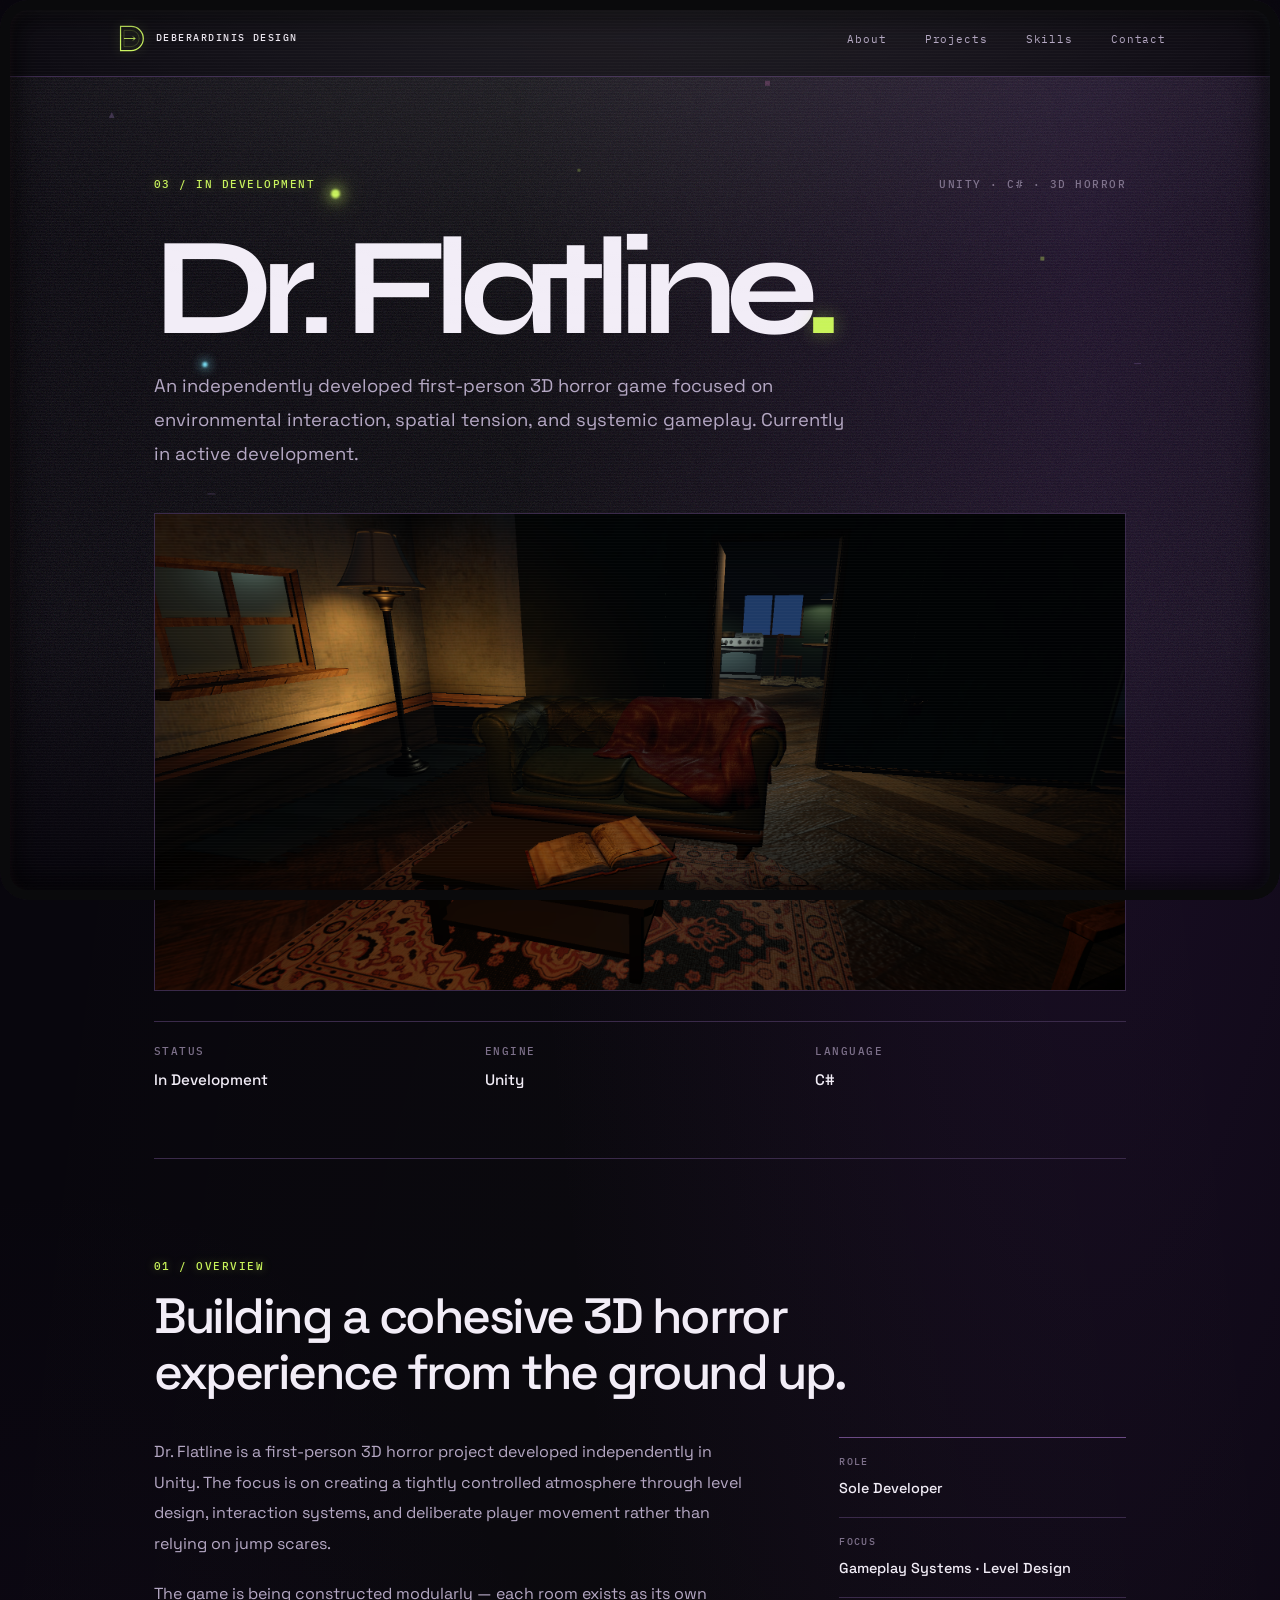
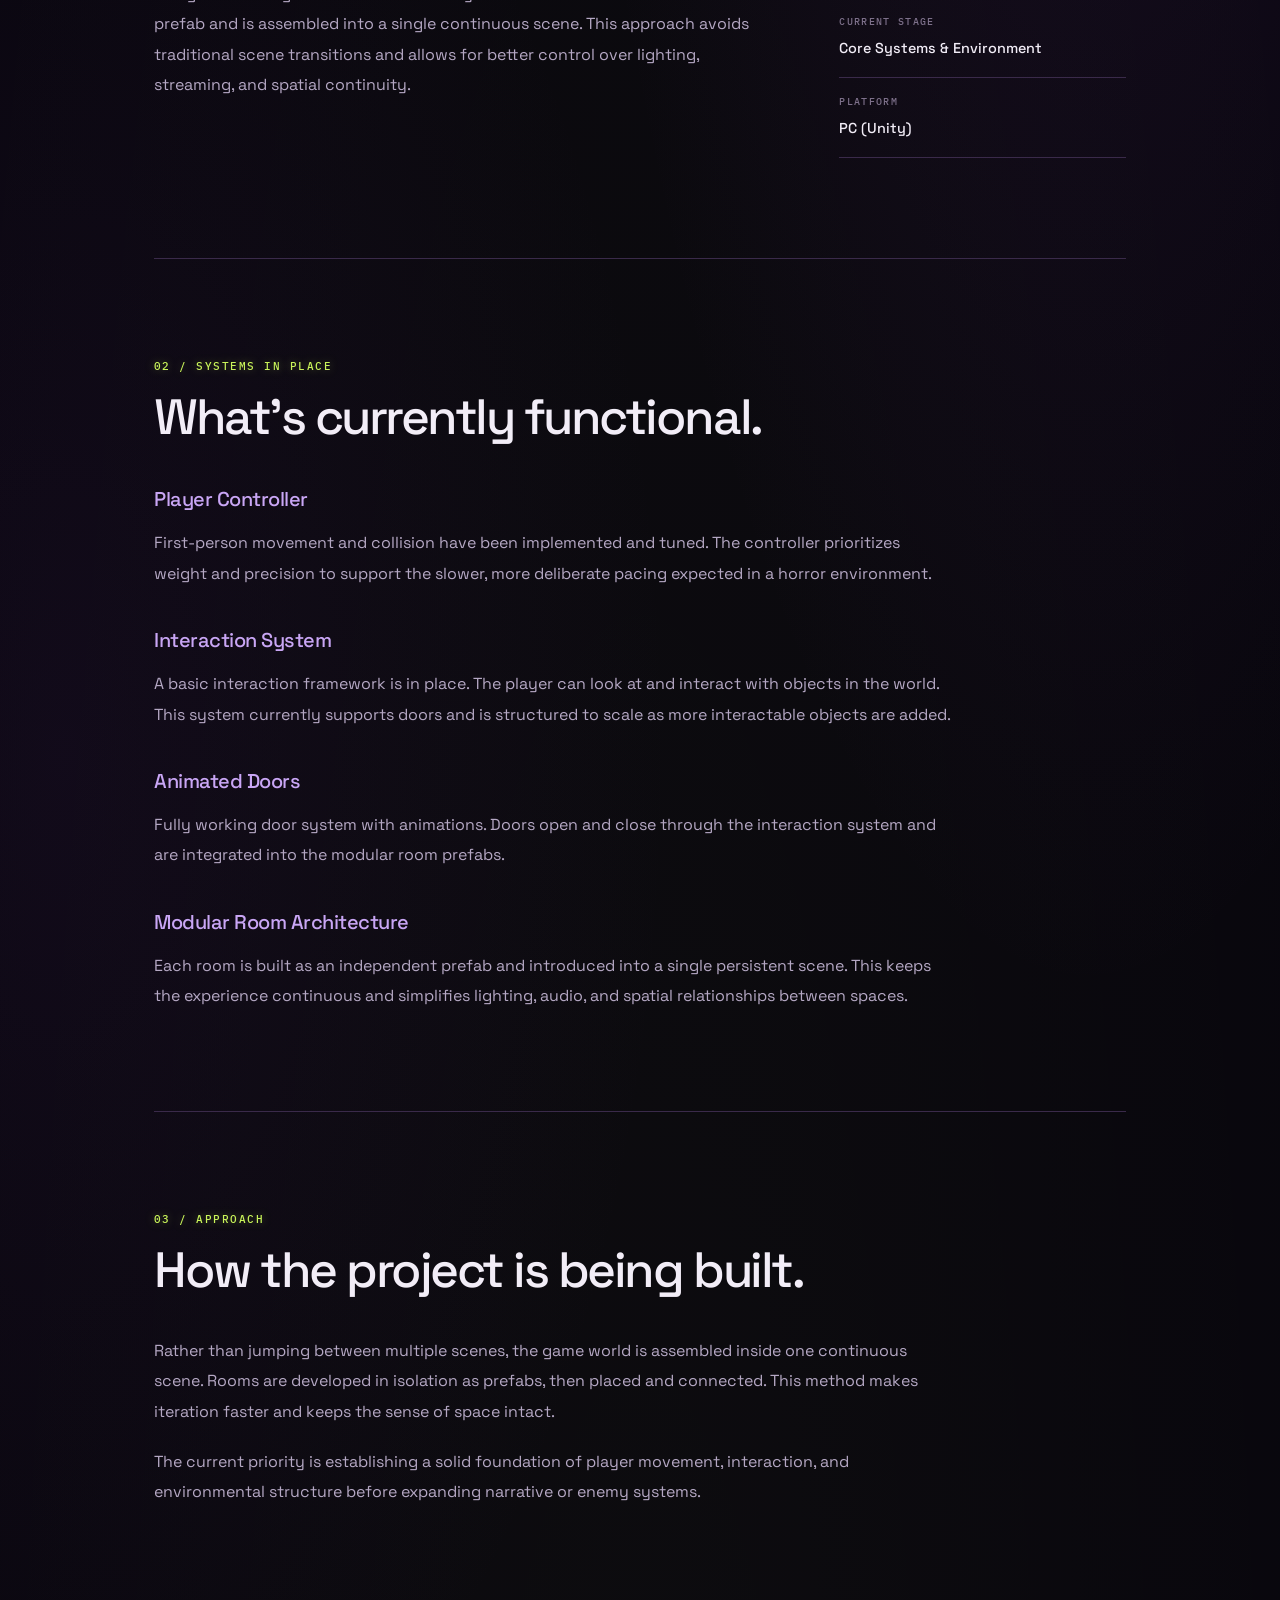
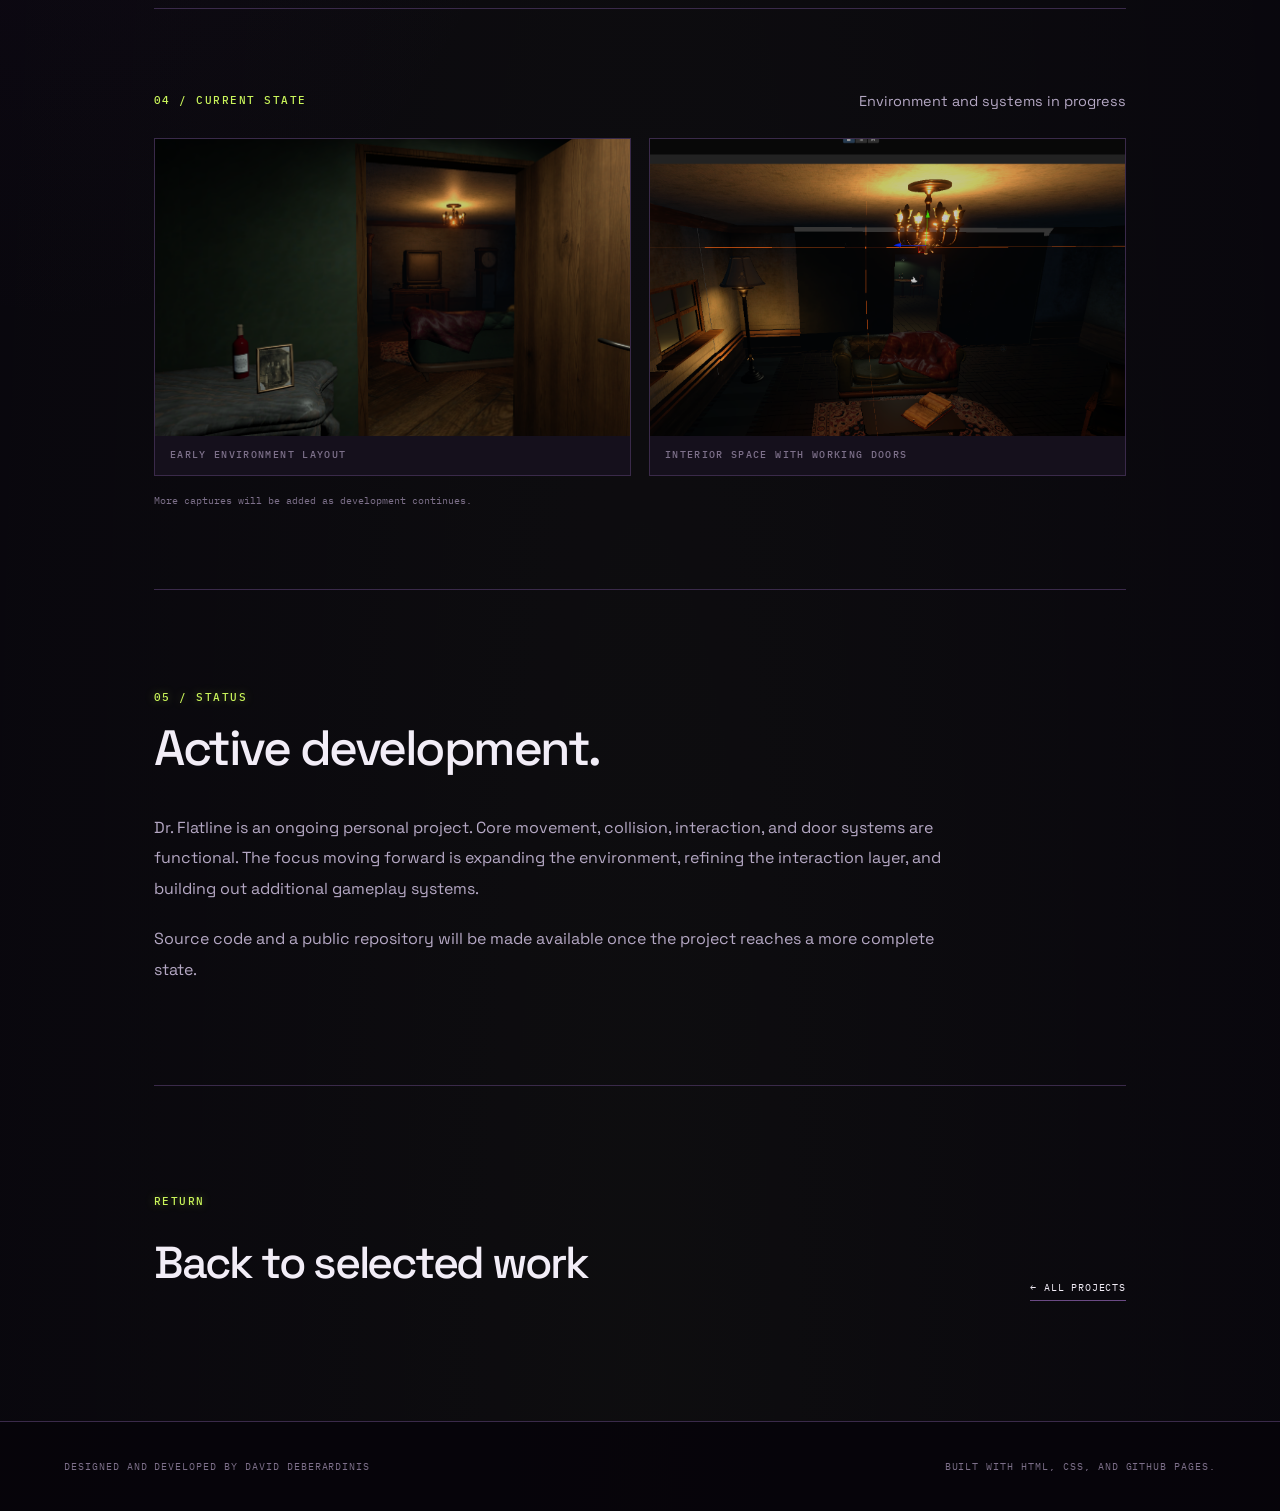
<file: dr-flatline.html>
<!DOCTYPE html>
<html lang="en">
<head>
    <meta charset="UTF-8">
    <meta name="viewport" content="width=device-width, initial-scale=1.0">

    <title>Dr. Flatline — David DeBerardinis</title>
    <meta name="description" content="Dr. Flatline — an in-development 3D horror game built in Unity with C#.">

    <link rel="stylesheet" href="css/style.css">
</head>
<body>

    <!-- Atmosphere -->
    <div class="crt-overlay" aria-hidden="true"></div>

    <div class="particles" aria-hidden="true">
        <div class="particle"></div>
        <div class="particle"></div>
        <div class="particle"></div>
        <div class="particle"></div>
        <div class="particle"></div>
        <div class="particle"></div>
        <div class="particle"></div>
        <div class="particle"></div>

        <div class="orb orb-1"></div>
        <div class="orb orb-2"></div>
        <div class="orb orb-3"></div>
        <div class="orb orb-4"></div>
    </div>

    <!-- Navigation -->
    <header class="site-header">
        <nav class="navbar">
            <a href="index.html" class="logo">
                <svg class="brand-mark" viewBox="0 0 180 180" aria-hidden="true">
                    <path d="M38 20 H100 A70 70 0 0 1 100 160 H38 Z"
                          fill="none" stroke="currentColor" stroke-width="7"/>
                    <path d="M58 43 H99 A47 47 0 0 1 99 137 H58 Z"
                          fill="none" stroke="currentColor" stroke-width="3" opacity=".4"/>
                    <path d="M58 90 H122 M111 79 L122 90 L111 101"
                          fill="none" stroke="currentColor" stroke-width="5"/>
                </svg>
                <span class="brand-name">DEBERARDINIS DESIGN</span>
            </a>

            <ul class="nav-links">
                <li><a href="index.html#about">About</a></li>
                <li><a href="index.html#projects">Projects</a></li>
                <li><a href="index.html#skills">Skills</a></li>
                <li><a href="index.html#contact">Contact</a></li>
            </ul>
        </nav>
    </header>

    <main>
        <div class="project-page">

            <!-- Project Hero -->
            <header class="project-hero">
                <div class="project-hero-meta">
                    <span>03 / IN DEVELOPMENT</span>
                    <span>UNITY · C# · 3D HORROR</span>
                </div>

                <h1 class="project-hero-title">
                    Dr. Flatline<span class="title-period">.</span>
                </h1>

                <p class="project-hero-description">
                    An independently developed first-person 3D horror game focused on 
                    environmental interaction, spatial tension, and systemic gameplay. 
                    Currently in active development.
                </p>

                <!-- Replace with your actual screenshot -->
                <div class="project-hero-image">
                    <img src="images/Flatline/flatline1.png" 
                         alt="Dr. Flatline gameplay environment">
                </div>

                <div class="project-hero-footer">
                    <div>
                        <span class="meta-label">Status</span>
                        <strong>In Development</strong>
                    </div>
                    <div>
                        <span class="meta-label">Engine</span>
                        <strong>Unity</strong>
                    </div>
                    <div>
                        <span class="meta-label">Language</span>
                        <strong>C#</strong>
                    </div>
                </div>
            </header>

            <!-- Overview -->
            <section class="project-section">
                <div class="project-section-heading">
                    <span>01 / OVERVIEW</span>
                    <h2>Building a cohesive 3D horror experience from the ground up.</h2>
                </div>

                <div class="project-overview-grid">
                    <div>
                        <p>
                            Dr. Flatline is a first-person 3D horror project developed 
                            independently in Unity. The focus is on creating a tightly 
                            controlled atmosphere through level design, interaction systems, 
                            and deliberate player movement rather than relying on jump scares.
                        </p>
                        <p>
                            The game is being constructed modularly — each room exists as 
                            its own prefab and is assembled into a single continuous scene. 
                            This approach avoids traditional scene transitions and allows 
                            for better control over lighting, streaming, and spatial continuity.
                        </p>
                    </div>

                    <aside class="project-facts">
                        <div>
                            <span>Role</span>
                            <strong>Sole Developer</strong>
                        </div>
                        <div>
                            <span>Focus</span>
                            <strong>Gameplay Systems · Level Design</strong>
                        </div>
                        <div>
                            <span>Current Stage</span>
                            <strong>Core Systems & Environment</strong>
                        </div>
                        <div>
                            <span>Platform</span>
                            <strong>PC (Unity)</strong>
                        </div>
                    </aside>
                </div>
            </section>

            <!-- Systems Implemented -->
            <section class="project-section">
                <div class="project-section-heading">
                    <span>02 / SYSTEMS IN PLACE</span>
                    <h2>What’s currently functional.</h2>
                </div>

                <div class="section-content">
                    <h3>Player Controller</h3>
                    <p>
                        First-person movement and collision have been implemented and tuned. 
                        The controller prioritizes weight and precision to support the 
                        slower, more deliberate pacing expected in a horror environment.
                    </p>

                    <h3>Interaction System</h3>
                    <p>
                        A basic interaction framework is in place. The player can look at 
                        and interact with objects in the world. This system currently 
                        supports doors and is structured to scale as more interactable 
                        objects are added.
                    </p>

                    <h3>Animated Doors</h3>
                    <p>
                        Fully working door system with animations. Doors open and close 
                        through the interaction system and are integrated into the 
                        modular room prefabs.
                    </p>

                    <h3>Modular Room Architecture</h3>
                    <p>
                        Each room is built as an independent prefab and introduced into 
                        a single persistent scene. This keeps the experience continuous 
                        and simplifies lighting, audio, and spatial relationships 
                        between spaces.
                    </p>
                </div>
            </section>

            <!-- Development Approach -->
            <section class="project-section">
                <div class="project-section-heading">
                    <span>03 / APPROACH</span>
                    <h2>How the project is being built.</h2>
                </div>

                <div class="section-content">
                    <p>
                        Rather than jumping between multiple scenes, the game world is 
                        assembled inside one continuous scene. Rooms are developed in 
                        isolation as prefabs, then placed and connected. This method 
                        makes iteration faster and keeps the sense of space intact.
                    </p>
                    <p>
                        The current priority is establishing a solid foundation of 
                        player movement, interaction, and environmental structure 
                        before expanding narrative or enemy systems.
                    </p>
                </div>
            </section>

            <!-- Gallery -->
            <section class="project-gallery">
                <div class="gallery-heading">
                    <span>04 / CURRENT STATE</span>
                    <p>Environment and systems in progress</p>
                </div>

                <div class="gallery-track">
                    
                    <figure class="gallery-slide">
                        <img src="images/Flatline/flatline2.png" alt="Dr. Flatline environment screenshot">
                        <figcaption>Early environment layout</figcaption>
                    </figure>

                    <figure class="gallery-slide">
                        <img src="images/Flatline/flatline3.png" alt="Dr. Flatline lighting view">
                        <figcaption>Interior space with working doors</figcaption>
                    </figure>
                </div>

                <p class="gallery-instruction">
                    More captures will be added as development continues.
                </p>
            </section>

            <!-- Status / Next Steps -->
            <section class="project-section">
                <div class="project-section-heading">
                    <span>05 / STATUS</span>
                    <h2>Active development.</h2>
                </div>

                <div class="section-content">
                    <p>
                        Dr. Flatline is an ongoing personal project. Core movement, 
                        collision, interaction, and door systems are functional. 
                        The focus moving forward is expanding the environment, 
                        refining the interaction layer, and building out additional 
                        gameplay systems.
                    </p>
                    <p>
                        Source code and a public repository will be made available 
                        once the project reaches a more complete state.
                    </p>
                </div>
            </section>

            <!-- End / Back -->
            <div class="project-end">
                <div>
                    <span>RETURN</span>
                    <h2>Back to selected work</h2>
                </div>
                <div class="project-links">
                    <a href="index.html#projects">← All Projects</a>
                </div>
            </div>

        </div>
    </main>

    <footer class="site-footer">
        <p>Designed and developed by David DeBerardinis</p>
        <p>Built with HTML, CSS, and GitHub Pages.</p>
    </footer>

    <script>
        (function () {
            const particles = document.querySelectorAll('.particle, .orb');
            let mouseX = window.innerWidth / 2;
            let mouseY = window.innerHeight / 2;

            document.addEventListener('mousemove', (e) => {
                mouseX = e.clientX;
                mouseY = e.clientY;
            });

            function updateParticles() {
                particles.forEach((p, i) => {
                    const rect = p.getBoundingClientRect();
                    const cx = rect.left + rect.width / 2;
                    const cy = rect.top + rect.height / 2;
                    const strength = 0.012 * ((i % 3) + 1);
                    const dx = (mouseX - cx) * strength;
                    const dy = (mouseY - cy) * strength;
                    p.style.transform = `translate(${dx}px, ${dy}px)`;
                });
                requestAnimationFrame(updateParticles);
            }
            updateParticles();
        })();
    </script>
</body>
</html>
</file>
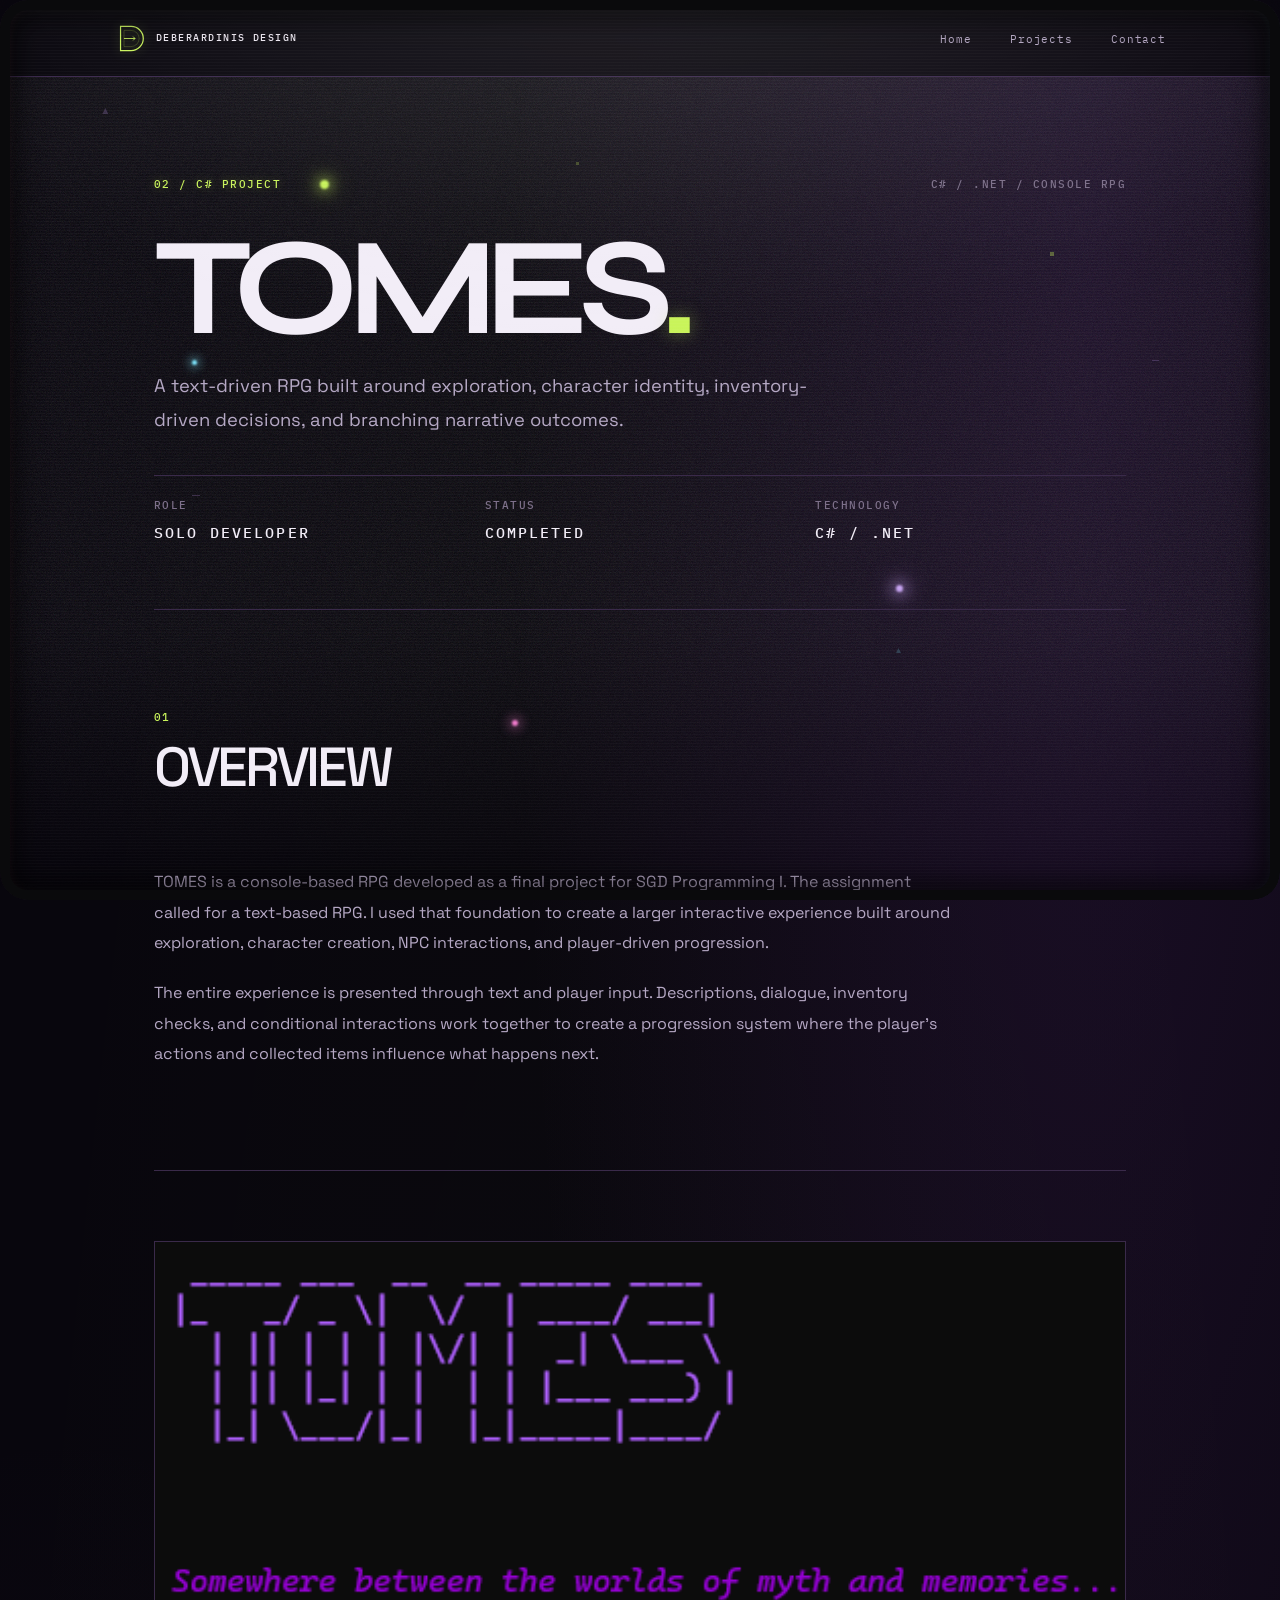
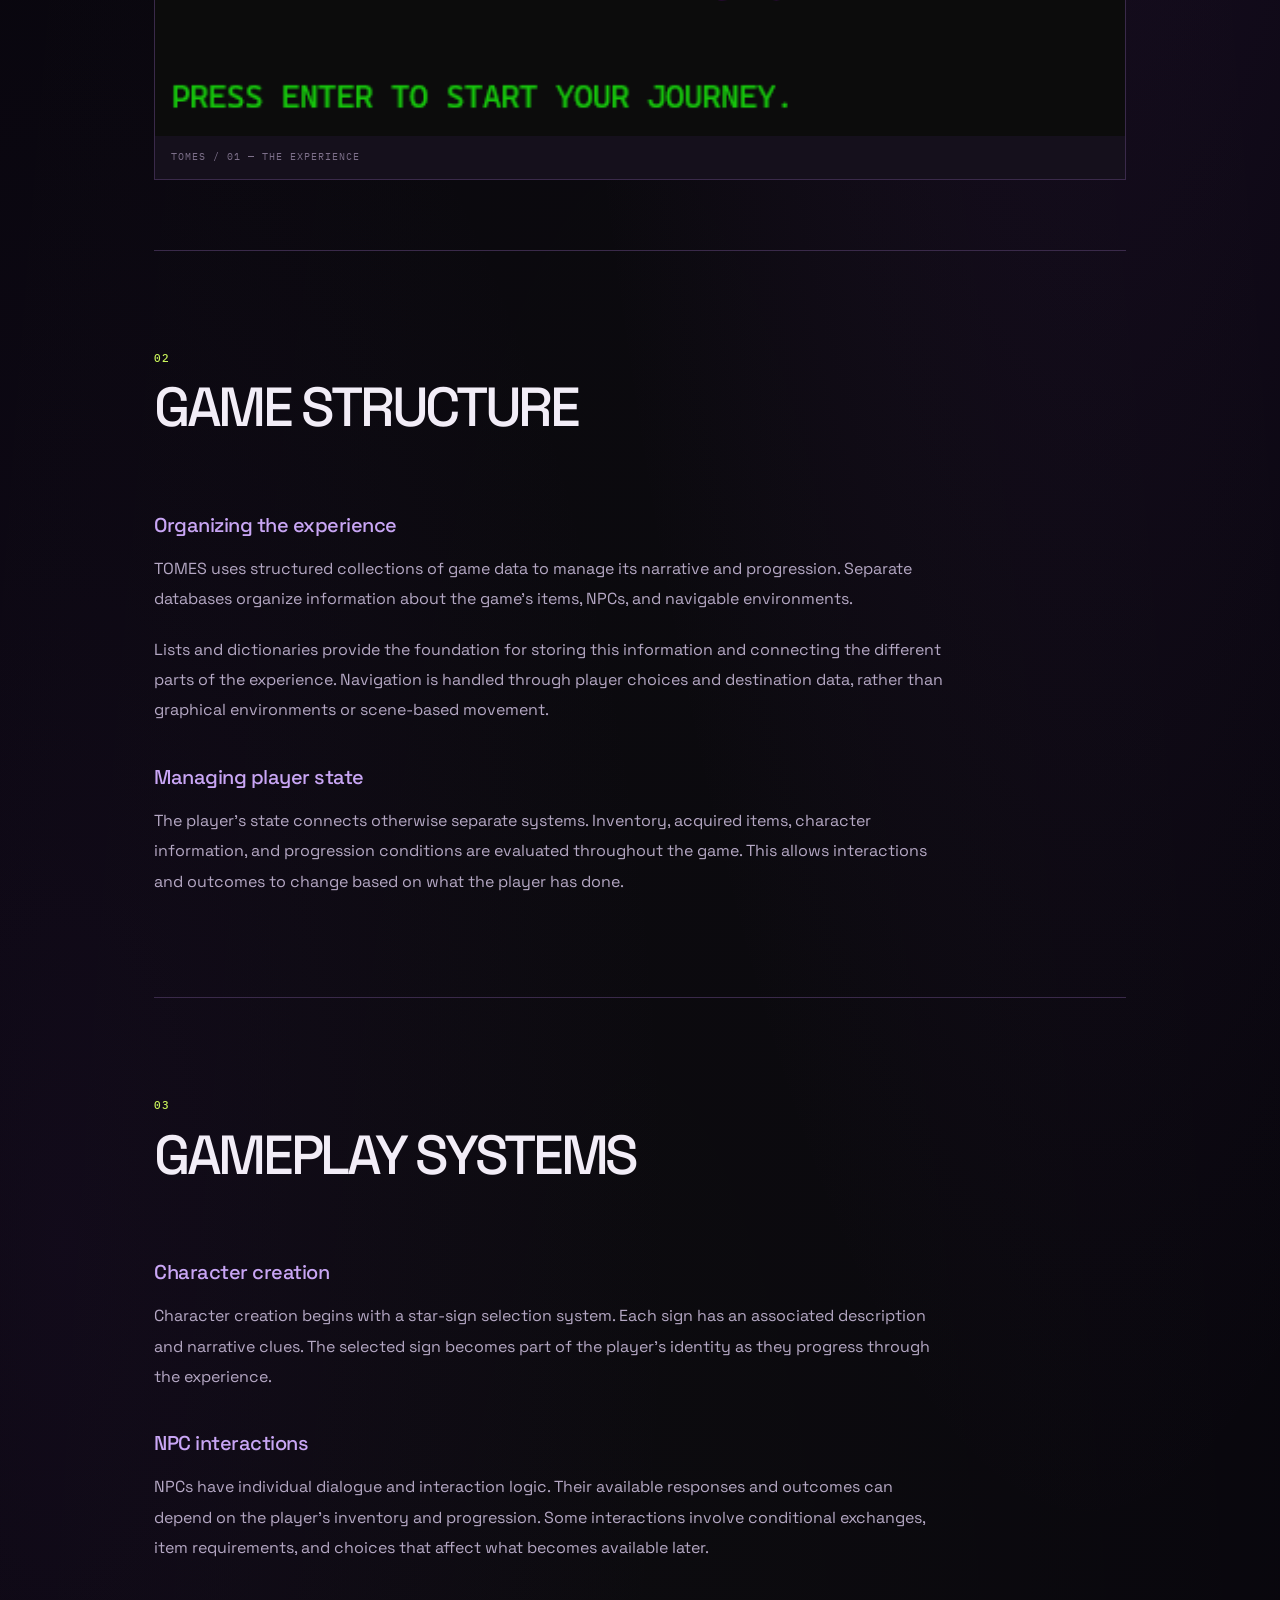
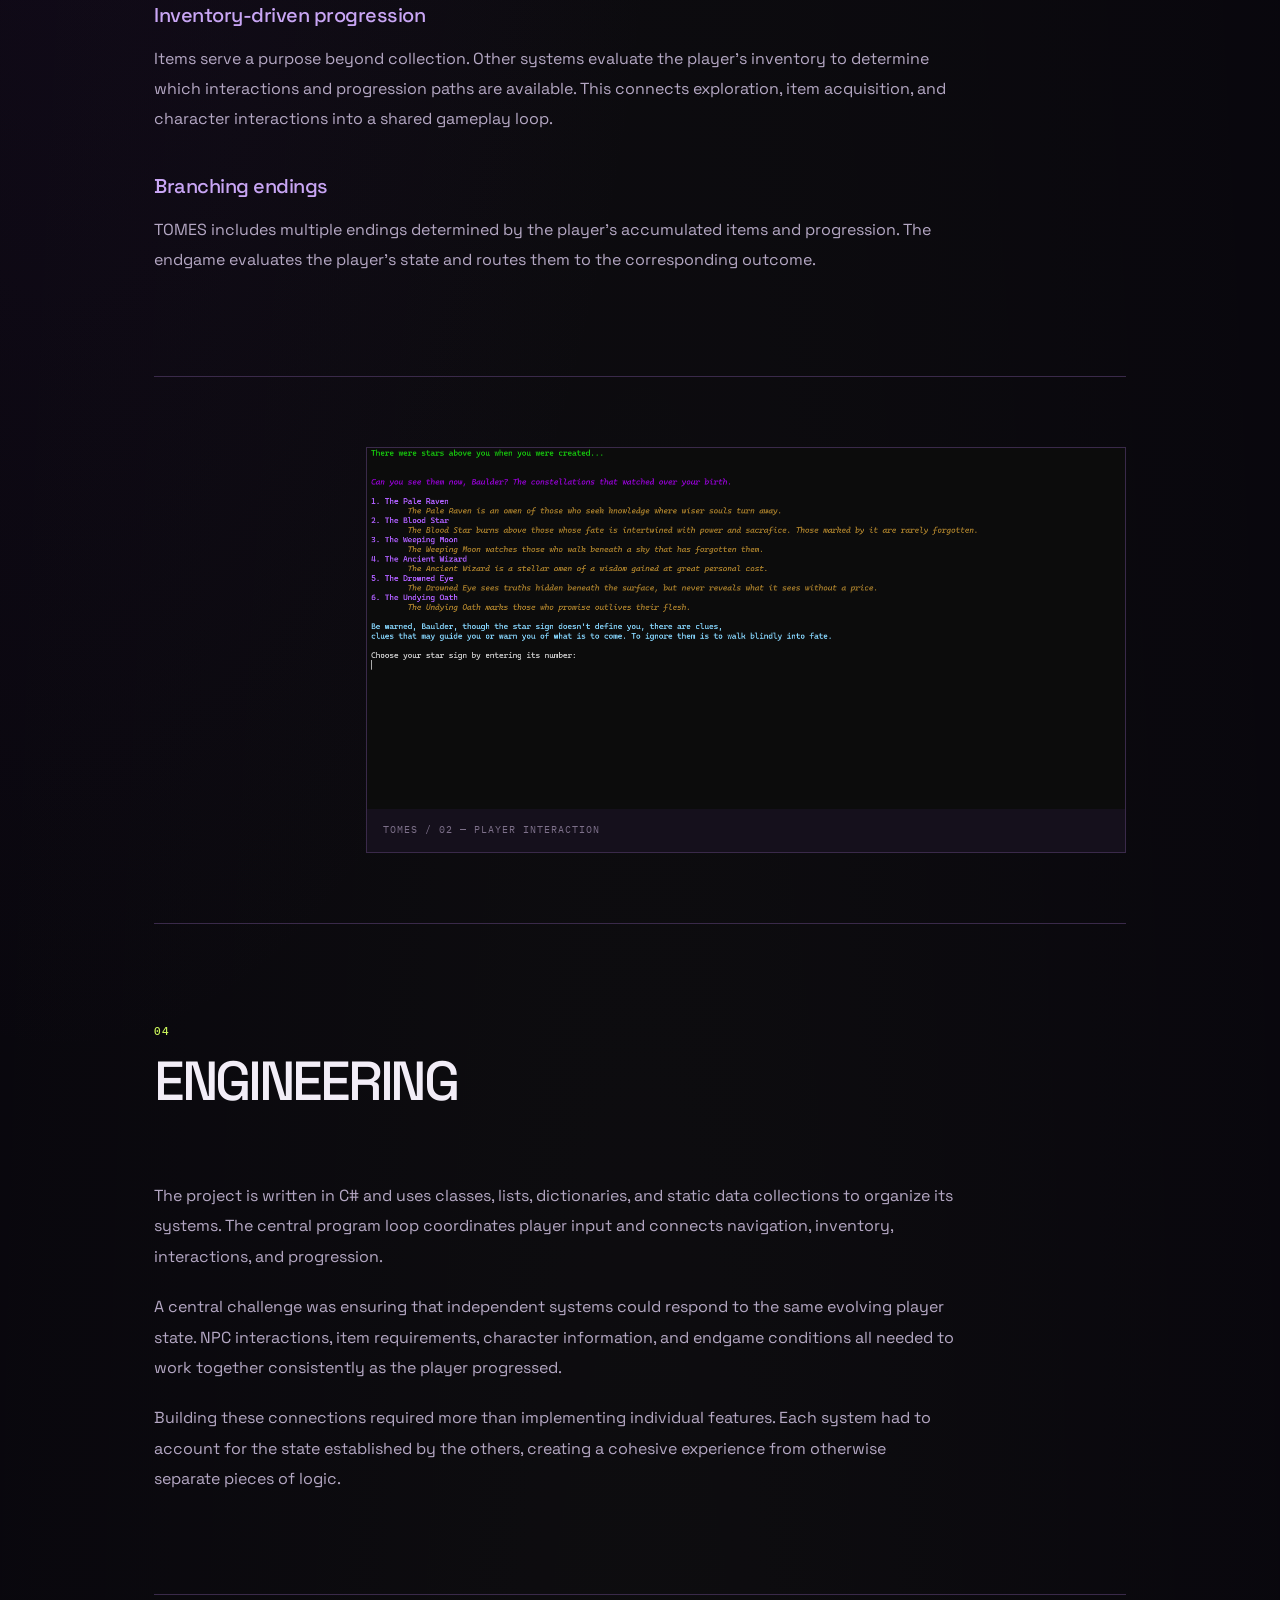
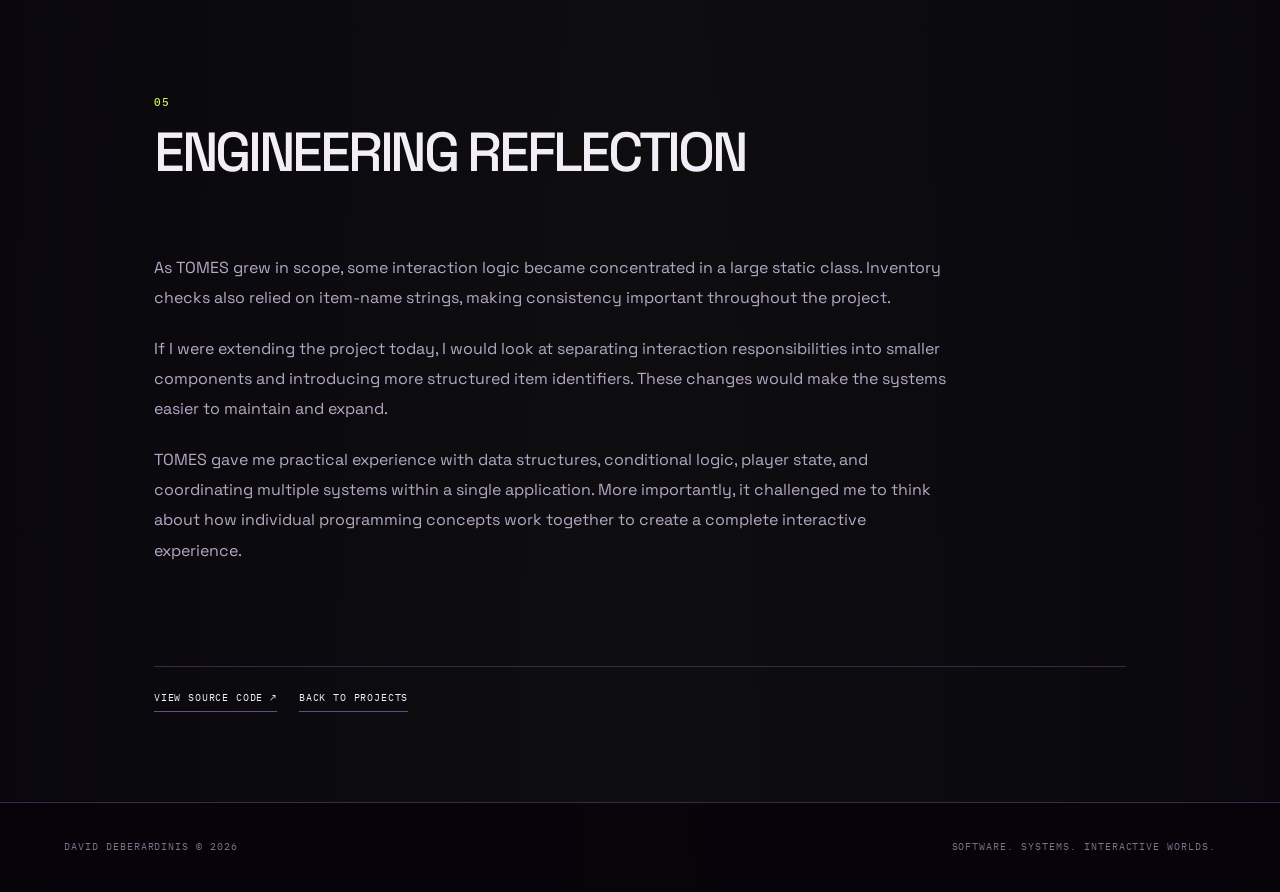
<file: tomes.html>
<!DOCTYPE html>
<html lang="en">
<head>
    <meta charset="UTF-8">
    <meta name="viewport" content="width=device-width, initial-scale=1.0">
    <title>TOMES | David DeBerardinis</title>
    <link rel="stylesheet" href="css/style.css">
</head>

<body>

        <!-- Atmosphere layers -->
    <div class="crt-overlay" aria-hidden="true"></div>

    <div class="particles" aria-hidden="true">
        <!-- geometric particles -->
        <div class="particle"></div>
        <div class="particle"></div>
        <div class="particle"></div>
        <div class="particle"></div>
        <div class="particle"></div>
        <div class="particle"></div>
        <div class="particle"></div>
        <div class="particle"></div>

        <!-- glowing orbs -->
        <div class="orb orb-1"></div>
        <div class="orb orb-2"></div>
        <div class="orb orb-3"></div>
        <div class="orb orb-4"></div>
    </div>

    <header class="site-header">
        <nav class="navbar">
        <a href="#" class="logo">
                        <svg class="brand-mark" viewBox="0 0 180 180" aria-hidden="true">
                            <path d="M38 20 H100 A70 70 0 0 1 100 160 H38 Z"
                                fill="none" stroke="currentColor" stroke-width="7"/>
                            <path d="M58 43 H99 A47 47 0 0 1 99 137 H58 Z"
                                fill="none" stroke="currentColor" stroke-width="3" opacity=".4"/>
                            <path d="M58 90 H122 M111 79 L122 90 L111 101"
                                fill="none" stroke="currentColor" stroke-width="5"/>
                        </svg>
                        <span class="brand-name">DEBERARDINIS DESIGN</span>
                    </a>

            <ul class="nav-links">
                <li><a href="index.html">Home</a></li>
                <li><a href="index.html#projects">Projects</a></li>
                <li><a href="index.html#contact">Contact</a></li>
            </ul>
        </nav>
    </header>

<main class="project-page">

    <!-- PROJECT HERO -->
    <section class="project-hero">

        <div class="project-hero-meta">
            <span>02 / C# PROJECT</span>
            <span>C# / .NET / CONSOLE RPG</span>
        </div>

        <h1 class="project-hero-title">
            TOMES<span class="title-period">.</span>
        </h1>

        <p class="project-hero-description">
            A text-driven RPG built around exploration, character identity,
            inventory-driven decisions, and branching narrative outcomes.
        </p>

        <div class="project-hero-footer">
            <div>
                <span class="meta-label">ROLE</span>
                <span>Solo Developer</span>
            </div>

            <div>
                <span class="meta-label">STATUS</span>
                <span>Completed</span>
            </div>

            <div>
                <span class="meta-label">TECHNOLOGY</span>
                <span>C# / .NET</span>
            </div>
        </div>

    </section>


    <!-- OVERVIEW -->
    <section class="project-section">

        <div class="section-heading">
            <span class="section-number">01</span>
            <h2>OVERVIEW</h2>
        </div>

        <div class="section-content">

            <p>
                TOMES is a console-based RPG developed as a final project
                for SGD Programming I. The assignment called for a text-based
                RPG. I used that foundation to create a larger interactive
                experience built around exploration, character creation,
                NPC interactions, and player-driven progression.
            </p>

            <p>
                The entire experience is presented through text and player
                input. Descriptions, dialogue, inventory checks, and
                conditional interactions work together to create a
                progression system where the player's actions and collected
                items influence what happens next.
            </p>

        </div>

    </section>

    <!-- IMAGE 01 -->
    <section class="tomes-image-section">
        <figure class="tomes-image tomes-image-primary">
            <img src="images/Tomes/TomesScreen.png"
                alt="TOMES console gameplay">
            <figcaption>
                TOMES / 01 — THE EXPERIENCE
            </figcaption>
        </figure>
    </section>


    <!-- GAME STRUCTURE -->
    <section class="project-section">

        <div class="section-heading">
            <span class="section-number">02</span>
            <h2>GAME STRUCTURE</h2>
        </div>

        <div class="section-content">

            <h3>Organizing the experience</h3>

            <p>
                TOMES uses structured collections of game data to manage
                its narrative and progression. Separate databases organize
                information about the game's items, NPCs, and navigable
                environments.
            </p>

            <p>
                Lists and dictionaries provide the foundation for storing
                this information and connecting the different parts of the
                experience. Navigation is handled through player choices
                and destination data, rather than graphical environments
                or scene-based movement.
            </p>

            <h3>Managing player state</h3>

            <p>
                The player's state connects otherwise separate systems.
                Inventory, acquired items, character information, and
                progression conditions are evaluated throughout the game.
                This allows interactions and outcomes to change based on
                what the player has done.
            </p>

        </div>

    </section>


    <!-- GAMEPLAY SYSTEMS -->
    <section class="project-section">

        <div class="section-heading">
            <span class="section-number">03</span>
            <h2>GAMEPLAY SYSTEMS</h2>
        </div>

        <div class="section-content">

            <h3>Character creation</h3>

            <p>
                Character creation begins with a star-sign selection
                system. Each sign has an associated description and
                narrative clues. The selected sign becomes part of the
                player's identity as they progress through the experience.
            </p>

            <h3>NPC interactions</h3>

            <p>
                NPCs have individual dialogue and interaction logic.
                Their available responses and outcomes can depend on
                the player's inventory and progression. Some interactions
                involve conditional exchanges, item requirements, and
                choices that affect what becomes available later.
            </p>

            <h3>Inventory-driven progression</h3>

            <p>
                Items serve a purpose beyond collection. Other systems
                evaluate the player's inventory to determine which
                interactions and progression paths are available.
                This connects exploration, item acquisition, and
                character interactions into a shared gameplay loop.
            </p>

            <h3>Branching endings</h3>

            <p>
                TOMES includes multiple endings determined by the
                player's accumulated items and progression. The endgame
                evaluates the player's state and routes them to the
                corresponding outcome.
            </p>

        </div>

    </section>


    <!-- IMAGE 02 -->
    <section class="tomes-image-section tomes-image-secondary-section">

        <figure class="tomes-image tomes-image-secondary">
            <img src="images/Tomes/starSignsTomes.png"
                alt="TOMES gameplay and interaction">
            <figcaption>
                TOMES / 02 — PLAYER INTERACTION
            </figcaption>
        </figure>

    </section>



    <!-- ENGINEERING -->
    <section class="project-section">

        <div class="section-heading">
            <span class="section-number">04</span>
            <h2>ENGINEERING</h2>
        </div>

        <div class="section-content">

            <p>
                The project is written in C# and uses classes, lists,
                dictionaries, and static data collections to organize
                its systems. The central program loop coordinates
                player input and connects navigation, inventory,
                interactions, and progression.
            </p>

            <p>
                A central challenge was ensuring that independent
                systems could respond to the same evolving player state.
                NPC interactions, item requirements, character information,
                and endgame conditions all needed to work together
                consistently as the player progressed.
            </p>

            <p>
                Building these connections required more than implementing
                individual features. Each system had to account for the
                state established by the others, creating a cohesive
                experience from otherwise separate pieces of logic.
            </p>

        </div>

    </section>


    <!-- REFLECTION -->
    <section class="project-section">

        <div class="section-heading">
            <span class="section-number">05</span>
            <h2>ENGINEERING REFLECTION</h2>
        </div>

        <div class="section-content">

            <p>
                As TOMES grew in scope, some interaction logic became
                concentrated in a large static class. Inventory checks
                also relied on item-name strings, making consistency
                important throughout the project.
            </p>

            <p>
                If I were extending the project today, I would look at
                separating interaction responsibilities into smaller
                components and introducing more structured item
                identifiers. These changes would make the systems
                easier to maintain and expand.
            </p>

            <p>
                TOMES gave me practical experience with data structures,
                conditional logic, player state, and coordinating multiple
                systems within a single application. More importantly,
                it challenged me to think about how individual programming
                concepts work together to create a complete interactive
                experience.
            </p>

        </div>

    </section>


    <!-- PROJECT LINKS -->
    <section class="project-links">

        <a href="https://github.com/ddeberardin337/Tomes"
           target="_blank"
           rel="noopener noreferrer">
            VIEW SOURCE CODE ↗
        </a>

        <a href="index.html#projects">
            BACK TO PROJECTS
        </a>

    </section>

</main>


<footer class="site-footer">
    <p>DAVID DEBERARDINIS © 2026</p>
    <p>SOFTWARE. SYSTEMS. INTERACTIVE WORLDS.</p>
</footer>

</body>
</html>
</file>
<file: css/style.css>
/* =========================================================
   DARK Y2K / DISTANT SIGNAL
   Final Build · Gritty Neo-Futurism · Biomechanical · Glitch
   ========================================================= */

@import url('https://fonts.googleapis.com/css2?family=IBM+Plex+Mono:wght@400;500;600&family=Space+Grotesk:wght@400;500;600;700&family=Syne:wght@500;600;700;800&display=swap');

:root {
    color-scheme: dark;

    --background: #08060d;
    --background-raised: #0e0a14;
    --surface: #15101c;
    --surface-raised: #1c1426;
    --surface-hover: #261a33;

    --border: #3a2a4a;
    --border-bright: #6b4a85;
    --border-acid: rgba(201, 244, 90, 0.45);

    --text-primary: #f2edf7;
    --text-secondary: #b5a8c4;
    --text-muted: #7d708a;

    --purple: #b48ae0;
    --purple-bright: #c9a6f5;
    --acid: #c9f45a;
    --acid-dim: #8ba83c;
    --acid-glow: rgba(201, 244, 90, 0.38);
    --pink: #f07acc;
    --cyan: #7ee8ff;

    --font-main: 'Space Grotesk', Arial, sans-serif;
    --font-mono: 'IBM Plex Mono', 'Courier New', monospace;
    --font-display: 'Syne', 'Space Grotesk', sans-serif;

    --content-width: 1180px;
    --page-gutter: clamp(22px, 5vw, 72px);
    --section-space: clamp(76px, 10vw, 140px);

    --chrome: linear-gradient(
        180deg,
        #f8f6ff 0%,
        #c8b8e0 28%,
        #8a6aaa 48%,
        #e8e0f5 55%,
        #a890c8 72%,
        #6a5080 100%
    );
}

* {
    box-sizing: border-box;
    margin: 0;
    padding: 0;
}

html {
    scroll-behavior: smooth;
    scroll-padding-top: 100px;
}

body {
    min-width: 320px;
    background:
        radial-gradient(ellipse at 85% 5%, rgba(130, 60, 180, 0.16), transparent 36rem),
        radial-gradient(ellipse at 5% 50%, rgba(90, 40, 130, 0.11), transparent 38rem),
        radial-gradient(ellipse at 50% 100%, rgba(201, 244, 90, 0.03), transparent 50rem),
        var(--background);
    color: var(--text-primary);
    font-family: var(--font-main);
    font-size: 16px;
    line-height: 1.7;
    -webkit-font-smoothing: antialiased;
    text-rendering: optimizeLegibility;
    position: relative;
    overflow-x: hidden;
}

/* Grain + grid */
body::before {
    position: fixed;
    inset: 0;
    z-index: -2;
    pointer-events: none;
    content: "";
    opacity: 0.22;
    background-image:
        url("data:image/svg+xml,%3Csvg viewBox='0 0 256 256' xmlns='http://www.w3.org/2000/svg'%3E%3Cfilter id='n'%3E%3CfeTurbulence type='fractalNoise' baseFrequency='0.85' numOctaves='4' stitchTiles='stitch'/%3E%3C/filter%3E%3Crect width='100%25' height='100%25' filter='url(%23n)' opacity='0.55'/%3E%3C/svg%3E"),
        linear-gradient(rgba(190, 151, 225, 0.04) 1px, transparent 1px),
        linear-gradient(90deg, rgba(190, 151, 225, 0.04) 1px, transparent 1px);
    background-size: 180px 180px, 48px 48px, 48px 48px;
    mask-image: linear-gradient(to bottom, black 0%, black 70%, transparent 100%);
}

/* Scanlines */
body::after {
    position: fixed;
    inset: 0;
    z-index: -1;
    pointer-events: none;
    content: "";
    background: repeating-linear-gradient(
        0deg,
        transparent,
        transparent 2px,
        rgba(0, 0, 0, 0.035) 2px,
        rgba(0, 0, 0, 0.035) 4px
    );
    opacity: 0.4;
    mix-blend-mode: multiply;
}

/* ========== BOOT / LOAD GLITCH SEQUENCE ========== */
body.booting .hero {
    animation: hero-boot 1.9s steps(3, end) forwards;
}

body.booting .hero h1,
body.booting .hero .eyebrow,
body.booting .hero-description,
body.booting .hero-link {
    animation: text-boot-glitch 1.9s steps(2, end) forwards;
}

@keyframes hero-boot {
    0%   { filter: contrast(1.6) brightness(0.7) saturate(1.8); transform: scale(1.02) skewX(-2deg); }
    15%  { filter: contrast(2.1) brightness(1.3) hue-rotate(15deg); transform: scale(1.01) skewX(3deg); }
    30%  { filter: contrast(0.8) brightness(0.9) saturate(0.7); transform: scale(1.03) skewX(-1deg); }
    50%  { filter: contrast(1.4) brightness(1.1) hue-rotate(-10deg); transform: scale(1.01) skewX(1.5deg); }
    70%  { filter: contrast(1.1) brightness(1.05); transform: scale(1) skewX(0); }
    100% { filter: none; transform: none; }
}

@keyframes text-boot-glitch {
    0%, 20%, 40%, 60% {
        opacity: 0.7;
        text-shadow: 2px 0 #c9f45a, -2px 0 #c19af0;
        transform: translateX(3px);
    }
    10%, 30%, 50%, 70% {
        opacity: 1;
        text-shadow: -3px 0 #c9f45a, 3px 0 #c19af0;
        transform: translateX(-2px);
    }
    100% {
        opacity: 1;
        text-shadow: none;
        transform: none;
    }
}

/* ========== CRT VIGNETTE ========== */
.crt-overlay {
    position: fixed;
    inset: 0;
    z-index: 9998;
    pointer-events: none;
    border-radius: 28px;
    box-shadow:
        inset 0 0 0 10px #0a0a0c,
        inset 0 0 30px 14px rgba(0, 0, 0, 0.75),
        inset 3px 0 14px rgba(255, 0, 85, 0.18),
        inset -3px 0 14px rgba(0, 240, 255, 0.18),
        inset 0 2px 18px rgba(255, 255, 255, 0.28);
    background:
        radial-gradient(ellipse 120% 80% at 50% -10%,
            rgba(255, 255, 255, 0.12) 0%,
            rgba(255, 255, 255, 0.025) 45%,
            transparent 60%),
        repeating-linear-gradient(0deg,
            rgba(255, 255, 255, 0.025) 0px,
            rgba(255, 255, 255, 0.025) 1px,
            transparent 1px,
            transparent 3px);
}

/* ========== ACID INFECTION LINES ========== */
.hero::before,
.section::before {
    content: "";
    position: absolute;
    left: 0;
    right: 0;
    top: 0;
    height: 1px;
    background: linear-gradient(90deg,
        transparent 0%,
        var(--acid) 20%,
        var(--acid) 80%,
        transparent 100%);
    pointer-events: none;
    z-index: 5;
}

.hero::before {
    opacity: 0.35;
    animation: infection-crawl 8s linear infinite;
}

.section::before {
    opacity: 0.18;
}

.project-card:hover::before {
    content: "";
    position: absolute;
    left: 0;
    right: 0;
    top: 0;
    height: 1px;
    background: linear-gradient(90deg, transparent, var(--acid), transparent);
    opacity: 0.55;
    animation: infection-flash 0.6s steps(2, end) infinite;
    z-index: 5;
}

@keyframes infection-crawl {
    0%   { transform: translateX(-100%) scaleX(0.3); opacity: 0; }
    20%  { opacity: 0.4; }
    50%  { transform: translateX(0%) scaleX(1); opacity: 0.35; }
    80%  { opacity: 0.25; }
    100% { transform: translateX(100%) scaleX(0.3); opacity: 0; }
}

@keyframes infection-flash {
    0%, 100% { opacity: 0.3; }
    50%      { opacity: 0.7; }
}

/* ========== BIOMECHANICAL / BODY-HORROR FRAGMENTS ========== */
.biomech-fragments {
    position: absolute;
    inset: 0;
    pointer-events: none;
    z-index: 0;
    overflow: hidden;
}

.frag {
    position: absolute;
    background: linear-gradient(135deg, rgba(201, 244, 90, 0.13), rgba(169, 130, 213, 0.09));
    border: 1px solid rgba(201, 244, 90, 0.28);
    box-shadow: 0 0 18px rgba(169, 130, 213, 0.18);
}

.frag-1 {
    width: 72px;
    height: 30px;
    top: 17%;
    right: 11%;
    clip-path: polygon(0 30%, 70% 0, 100% 40%, 80% 100%, 10% 85%);
    transform: rotate(-18deg);
    animation: frag-breathe 9s ease-in-out infinite alternate;
}

.frag-2 {
    width: 44px;
    height: 44px;
    top: 47%;
    right: 5%;
    clip-path: polygon(50% 0%, 100% 38%, 82% 100%, 18% 100%, 0% 38%);
    transform: rotate(25deg);
    animation: frag-breathe 11s ease-in-out infinite alternate-reverse;
}

.frag-3 {
    width: 58px;
    height: 17px;
    bottom: 21%;
    right: 17%;
    clip-path: polygon(0 0, 100% 20%, 90% 100%, 10% 80%);
    transform: rotate(8deg);
    opacity: 0.7;
}

.frag-4 {
    width: 26px;
    height: 64px;
    top: 31%;
    right: 21%;
    clip-path: polygon(30% 0%, 70% 0%, 100% 100%, 0% 100%);
    transform: rotate(-35deg);
    opacity: 0.55;
    animation: frag-breathe 13s ease-in-out infinite alternate;
}

@keyframes frag-breathe {
    0%   { transform: rotate(var(--r, -18deg)) scale(1); opacity: 0.5; }
    100% { transform: rotate(calc(var(--r, -18deg) + 7deg)) scale(1.07); opacity: 0.85; }
}

/* ========== FLOATING PARTICLES + ORBS ========== */
.particles {
    position: fixed;
    inset: 0;
    z-index: -1;
    pointer-events: none;
    overflow: hidden;
}

.particle {
    position: absolute;
    background: var(--purple);
    opacity: 0.25;
    animation: float-particle 18s linear infinite;
}

.particle:nth-child(1) { width: 6px; height: 6px; top: 12%; left: 8%;  animation-duration: 22s; clip-path: polygon(50% 0%, 0% 100%, 100% 100%); }
.particle:nth-child(2) { width: 4px; height: 4px; top: 28%; left: 82%; animation-duration: 19s; animation-delay: -4s; background: var(--acid); opacity: 0.35; }
.particle:nth-child(3) { width: 8px; height: 1px; top: 55%; left: 15%; animation-duration: 25s; animation-delay: -8s; }
.particle:nth-child(4) { width: 5px; height: 5px; top: 72%; left: 70%; animation-duration: 17s; animation-delay: -2s; clip-path: polygon(50% 0%, 0% 100%, 100% 100%); background: var(--cyan); opacity: 0.2; }
.particle:nth-child(5) { width: 3px; height: 3px; top: 18%; left: 45%; animation-duration: 21s; animation-delay: -6s; background: var(--acid); }
.particle:nth-child(6) { width: 7px; height: 1px; top: 40%; left: 90%; animation-duration: 23s; animation-delay: -10s; }
.particle:nth-child(7) { width: 4px; height: 4px; top: 85%; left: 25%; animation-duration: 20s; animation-delay: -3s; clip-path: polygon(0 0, 100% 0, 50% 100%); }
.particle:nth-child(8) { width: 5px; height: 5px; top: 8%;  left: 60%; animation-duration: 26s; animation-delay: -7s; background: var(--pink); opacity: 0.22; }

.orb {
    position: absolute;
    border-radius: 50%;
    filter: blur(1px);
    animation: orb-drift 28s ease-in-out infinite;
    pointer-events: none;
}

.orb-1 { width: 9px; height: 9px; background: var(--acid); box-shadow: 0 0 12px 4px var(--acid-glow), 0 0 24px 8px rgba(201, 244, 90, 0.15); top: 20%; left: 25%; animation-duration: 26s; }
.orb-2 { width: 7px; height: 7px; background: var(--purple-bright); box-shadow: 0 0 14px 5px rgba(201, 166, 245, 0.4), 0 0 28px 10px rgba(180, 120, 230, 0.15); top: 65%; left: 70%; animation-duration: 32s; animation-delay: -8s; }
.orb-3 { width: 5px; height: 5px; background: var(--cyan); box-shadow: 0 0 10px 3px rgba(126, 232, 255, 0.45); top: 40%; left: 15%; animation-duration: 24s; animation-delay: -4s; }
.orb-4 { width: 6px; height: 6px; background: var(--pink); box-shadow: 0 0 11px 4px rgba(240, 122, 204, 0.35); top: 80%; left: 40%; animation-duration: 30s; animation-delay: -12s; }

@keyframes float-particle {
    0%   { transform: translate(0, 0) rotate(0deg); opacity: 0.15; }
    25%  { transform: translate(40px, -60px) rotate(90deg); opacity: 0.35; }
    50%  { transform: translate(-20px, -120px) rotate(180deg); opacity: 0.2; }
    75%  { transform: translate(60px, -80px) rotate(270deg); opacity: 0.3; }
    100% { transform: translate(0, -160px) rotate(360deg); opacity: 0.1; }
}

@keyframes orb-drift {
    0%   { transform: translate(0, 0) scale(1); }
    20%  { transform: translate(80px, -40px) scale(1.1); }
    40%  { transform: translate(140px, 30px) scale(0.9); }
    60%  { transform: translate(60px, 90px) scale(1.15); }
    80%  { transform: translate(-50px, 40px) scale(0.95); }
    100% { transform: translate(0, 0) scale(1); }
}

/* ========== BASE ELEMENTS ========== */
img { display: block; max-width: 100%; }
a { color: inherit; text-decoration: none; }
button, a { -webkit-tap-highlight-color: transparent; }

a:focus-visible,
button:focus-visible {
    outline: 2px solid var(--acid);
    outline-offset: 5px;
}

p { color: var(--text-secondary); }
section { scroll-margin-top: 105px; }

::selection {
    color: var(--background);
    background: var(--acid);
}

/* Technical labels */
.eyebrow,
.hero-topline,
.hero-footer,
.project-type,
.project-index,
.project-status,
.project-hero-meta,
.project-hero-footer span,
.project-facts span,
.project-section-heading > span,
.gallery-heading > span,
.gallery-slide figcaption,
.project-end > div > span,
.meta-label,
.section-number {
    font-family: var(--font-mono);
    font-size: 0.66rem;
    font-weight: 500;
    letter-spacing: 0.14em;
    line-height: 1.5;
    text-transform: uppercase;
}

/* ========== NAVIGATION ========== */
.site-header {
    position: sticky;
    top: 0;
    z-index: 100;
    border-bottom: 1px solid rgba(100, 70, 130, 0.55);
    background: rgba(8, 6, 13, 0.9);
    backdrop-filter: blur(20px) saturate(1.2);
    -webkit-backdrop-filter: blur(20px) saturate(1.2);
}

.navbar {
    width: min(100%, var(--content-width));
    min-height: 76px;
    margin: 0 auto;
    padding: 12px var(--page-gutter);
    display: flex;
    align-items: center;
    justify-content: space-between;
    gap: 28px;
}

.logo {
    display: inline-flex;
    align-items: center;
    gap: 11px;
    flex-shrink: 0;
    color: var(--text-primary);
}

.brand-mark {
    width: 31px;
    height: 31px;
    color: var(--acid);
    transition: transform 0.4s cubic-bezier(0.2, 0.8, 0.2, 1), color 0.25s ease, filter 0.25s ease;
    filter: drop-shadow(0 0 6px var(--acid-glow));
}

.logo:hover .brand-mark {
    color: var(--purple-bright);
    transform: rotate(-12deg) scale(1.05);
    filter: drop-shadow(0 0 10px rgba(201, 166, 245, 0.5));
}

.brand-name {
    font-family: var(--font-mono);
    font-size: 0.65rem;
    font-weight: 500;
    letter-spacing: 0.14em;
}

.nav-links {
    display: flex;
    align-items: center;
    gap: clamp(18px, 3vw, 38px);
    list-style: none;
}

.nav-links a {
    position: relative;
    color: var(--text-secondary);
    font-family: var(--font-mono);
    font-size: 0.68rem;
    letter-spacing: 0.08em;
    transition: color 0.2s ease;
}

.nav-links a::after {
    position: absolute;
    right: 0;
    bottom: -8px;
    left: 0;
    height: 1px;
    content: "";
    background: var(--acid);
    transform: scaleX(0);
    transform-origin: left;
    transition: transform 0.3s cubic-bezier(0.2, 0.8, 0.2, 1);
    box-shadow: 0 0 8px var(--acid-glow);
}

.nav-links a:hover { color: var(--text-primary); }
.nav-links a:hover::after { transform: scaleX(1); }

/* ========== HERO ========== */
.hero {
    position: relative;
    isolation: isolate;
    width: min(100%, 1440px);
    min-height: min(720px, calc(100svh - 76px));
    margin: 0 auto;
    padding: 34px var(--page-gutter) 26px;
    display: flex;
    flex-direction: column;
    justify-content: space-between;
    overflow: hidden;
    border-bottom: 1px solid var(--border);
}

.hero::after {
    position: absolute;
    top: 18%;
    right: 7%;
    z-index: -1;
    width: clamp(240px, 36vw, 520px);
    aspect-ratio: 1;
    content: "";
    border: 1px solid rgba(169, 130, 213, 0.28);
    border-radius: 50%;
    background:
        repeating-radial-gradient(circle, transparent 0 28px, rgba(169, 130, 213, 0.055) 29px 30px, transparent 31px 52px),
        radial-gradient(circle, rgba(130, 60, 180, 0.12), transparent 68%);
    box-shadow:
        0 0 0 32px rgba(169, 130, 213, 0.03),
        0 0 0 80px rgba(169, 130, 213, 0.02),
        0 0 60px rgba(140, 70, 190, 0.18),
        inset 0 0 100px rgba(169, 130, 213, 0.09);
    transform: translate(10%, 0%) rotate(-14deg);
    animation: signal-pulse 7s ease-in-out infinite alternate;
}

@keyframes signal-pulse {
    0%   { opacity: 0.8; transform: translate(10%, 0%) rotate(-14deg) scale(1); }
    100% { opacity: 1;   transform: translate(6%, 3%) rotate(-9deg) scale(1.04); }
}

.hero-topline,
.hero-footer {
    display: flex;
    align-items: center;
    justify-content: space-between;
    gap: 18px;
    color: var(--text-muted);
    font-family: var(--font-mono);
    font-size: 0.63rem;
    letter-spacing: 0.14em;
    text-transform: uppercase;
}

.hero-topline span:first-child {
    color: var(--acid);
    text-shadow: 0 0 12px var(--acid-glow);
}

.hero-content {
    position: relative;
    z-index: 1;
    width: min(100%, 960px);
    padding: clamp(66px, 9vw, 116px) 0 clamp(54px, 7vw, 88px);
}

.hero .eyebrow {
    margin-bottom: 26px;
    color: var(--purple-bright);
    text-shadow: 0 0 18px rgba(201, 166, 245, 0.3);
}

/* Typography aggression */
.hero h1 {
    max-width: 980px;
    font-family: var(--font-main);
    font-size: clamp(3.1rem, 6.2vw, 6rem);
    font-weight: 500;
    letter-spacing: -0.085em;
    line-height: 0.94;
    text-transform: none;
}

.hero h1 span {
    display: inline-block;
    white-space: nowrap;
    background: var(--chrome);
    -webkit-background-clip: text;
    background-clip: text;
    color: transparent;
    filter: drop-shadow(0 0 20px rgba(180, 140, 220, 0.3));
    transform: scaleY(1.03);
}

.hero-bottom {
    max-width: 690px;
    margin-top: clamp(30px, 5vw, 56px);
    display: flex;
    align-items: flex-end;
    justify-content: space-between;
    gap: 36px;
}

.hero-description {
    max-width: 430px;
    color: var(--text-secondary);
    font-size: clamp(0.98rem, 1.4vw, 1.1rem);
    line-height: 1.75;
}

.hero-link {
    flex-shrink: 0;
    padding-bottom: 7px;
    border-bottom: 1px solid var(--acid-dim);
    color: var(--acid);
    font-family: var(--font-mono);
    font-size: 0.66rem;
    letter-spacing: 0.1em;
    transition: color 0.2s ease, border-color 0.2s ease, text-shadow 0.2s ease;
}

.hero-link span { padding-left: 8px; font-size: 1rem; }

.hero-link:hover {
    border-color: var(--purple-bright);
    color: var(--purple-bright);
    text-shadow: 0 0 14px rgba(201, 166, 245, 0.45);
}

.hero-watermark {
    position: absolute;
    top: 22%;
    right: 9%;
    z-index: -1;
    width: clamp(180px, 29vw, 390px);
    color: rgba(169, 130, 213, 0.22);
    pointer-events: none;
    transform: rotate(9deg);
    filter: drop-shadow(0 0 22px rgba(140, 70, 190, 0.2));
}

.hero-watermark svg { width: 100%; height: auto; }

.hero-watermark::before {
    position: absolute;
    inset: 10%;
    z-index: -1;
    content: "";
    border-radius: 50%;
    background: radial-gradient(circle, rgba(160, 80, 210, 0.25), rgba(100, 40, 150, 0.1) 40%, transparent 70%);
    filter: blur(28px);
}

.hero-watermark::after {
    position: absolute;
    top: 12%;
    right: 5%;
    width: 52px;
    height: 52px;
    content: "";
    border: 1px solid rgba(201, 244, 90, 0.4);
    background: linear-gradient(135deg, rgba(201, 244, 90, 0.12), transparent 60%);
    clip-path: polygon(0 0, 100% 15%, 82% 100%, 12% 80%);
    transform: rotate(19deg) translate(8px, -5px);
    box-shadow: 0 0 20px rgba(169, 130, 213, 0.25), 0 0 8px var(--acid-glow);
}

.hero-footer {
    padding-top: 20px;
    border-top: 1px solid rgba(100, 70, 130, 0.4);
}

/* ========== SECTIONS ========== */
.section {
    width: min(100%, var(--content-width));
    margin: 0 auto;
    padding: var(--section-space) var(--page-gutter);
    position: relative;
}

.section-heading {
    max-width: 720px;
    margin-bottom: clamp(38px, 6vw, 70px);
}

.section-heading .eyebrow {
    margin-bottom: 17px;
    color: var(--acid);
    text-shadow: 0 0 12px var(--acid-glow);
}

.section-heading h2 {
    color: var(--text-primary);
    font-family: var(--font-main);
    font-size: clamp(2rem, 4.3vw, 3.5rem);
    font-weight: 500;
    letter-spacing: -0.06em;
    line-height: 1.08;
}

.section-description {
    max-width: 540px;
    margin-top: 18px;
    font-size: 1rem;
}

/* ABOUT */
.about {
    display: grid;
    grid-template-columns: minmax(220px, 0.85fr) minmax(0, 1.15fr);
    gap: clamp(45px, 9vw, 130px);
    border-bottom: 1px solid var(--border);
    padding-top: clamp(54px, 6.5vw, 88px);
}

.about .section-heading { margin-bottom: 0; }

.about-content {
    max-width: 650px;
    padding-top: 8px;
}

.about-content p {
    margin-bottom: 21px;
    font-size: clamp(1rem, 1.45vw, 1.13rem);
    line-height: 1.85;
}

.about-content p:last-child { margin-bottom: 0; }

/* ========== PROJECT CARDS – HEAVY DISTORTION + GLITCH ========== */
.projects { max-width: 1440px; }

.project-grid {
    display: grid;
    grid-template-columns: repeat(2, minmax(0, 1fr));
    gap: 24px;
    align-items: stretch;
    perspective: 1400px;
}

.project-card-link {
    display: block;
    min-width: 0;
    color: inherit;
    text-decoration: none;
}

.project-card {
    position: relative;
    height: 100%;
    min-width: 0;
    overflow: hidden;
    border: 1px solid var(--border);
    background: linear-gradient(150deg, rgba(28, 20, 38, 0.95), rgba(12, 9, 18, 0.98));
    transition: border-color 0.4s ease, box-shadow 0.4s ease;
    transform-style: preserve-3d;
    will-change: transform, filter;
}

.project-card:hover {
    border-color: var(--border-bright);
    animation: card-glitch 0.7s steps(2, end) infinite;
    box-shadow:
        0 22px 50px rgba(0, 0, 0, 0.55),
        0 0 0 1px rgba(169, 130, 213, 0.25),
        0 0 40px rgba(140, 80, 200, 0.18),
        inset 0 0 30px rgba(201, 166, 245, 0.04);
}

.project-card.featured {
    border-color: rgba(169, 130, 213, 0.7);
    box-shadow: 0 0 0 1px rgba(169, 130, 213, 0.2);
}

.project-card.featured:hover {
    animation: card-glitch-featured 0.7s steps(2, end) infinite;
}

@keyframes card-glitch {
    0%   { transform: translateY(-10px) rotateX(6deg) rotateY(-7deg) skewX(-4deg) skewY(1.5deg) scale(1.03) scaleY(1.02); filter: contrast(1.08) saturate(1.12); }
    12%  { transform: translateY(-9px) rotateX(7deg) rotateY(-5deg) skewX(-6deg) skewY(2.5deg) scale(1.04) scaleY(0.99); filter: contrast(1.35) saturate(1.4) hue-rotate(8deg) brightness(1.08); }
    24%  { transform: translateY(-11px) rotateX(4deg) rotateY(-9deg) skewX(-2deg) skewY(0.5deg) scale(1.02) scaleY(1.04); filter: contrast(0.9) saturate(1.05) brightness(0.95); }
    36%  { transform: translateY(-10px) rotateX(8deg) rotateY(-6deg) skewX(-5.5deg) skewY(2deg) scale(1.035) scaleY(1.01); filter: contrast(1.25) saturate(1.3) hue-rotate(-6deg); }
    50%, 100% { transform: translateY(-10px) rotateX(6deg) rotateY(-7deg) skewX(-4deg) skewY(1.5deg) scale(1.03) scaleY(1.02); filter: contrast(1.08) saturate(1.12); }
}

@keyframes card-glitch-featured {
    0%   { transform: translateY(-10px) rotateX(5deg) rotateY(6deg) skewX(3.5deg) skewY(-1.2deg) scale(1.03) scaleY(1.015); filter: contrast(1.08) saturate(1.12); }
    12%  { transform: translateY(-9px) rotateX(7deg) rotateY(4deg) skewX(6deg) skewY(-2.8deg) scale(1.04) scaleY(0.98); filter: contrast(1.4) saturate(1.45) hue-rotate(-10deg) brightness(1.1); }
    24%  { transform: translateY(-11px) rotateX(3deg) rotateY(8deg) skewX(1.5deg) skewY(-0.5deg) scale(1.02) scaleY(1.05); filter: contrast(0.85) saturate(1.0) brightness(0.92); }
    36%  { transform: translateY(-10px) rotateX(6deg) rotateY(5deg) skewX(5deg) skewY(-2deg) scale(1.035) scaleY(1.01); filter: contrast(1.3) saturate(1.35) hue-rotate(7deg); }
    50%, 100% { transform: translateY(-10px) rotateX(5deg) rotateY(6deg) skewX(3.5deg) skewY(-1.2deg) scale(1.03) scaleY(1.015); filter: contrast(1.08) saturate(1.12); }
}

.project-image {
    position: relative;
    min-height: 220px;
    aspect-ratio: 16 / 9;
    overflow: hidden;
    border-bottom: 1px solid var(--border);
    background:
        radial-gradient(ellipse at 70% 25%, rgba(169, 130, 213, 0.32), transparent 42%),
        linear-gradient(135deg, #1f152c, #0a0810 75%);
}

.project-image img {
    width: 100%;
    height: 100%;
    min-height: 220px;
    object-fit: cover;
    transition: transform 0.6s cubic-bezier(0.2, 0.7, 0.2, 1), filter 0.4s ease;
}

.project-card:hover .project-image img {
    filter: saturate(1.25) contrast(1.12) brightness(1.05);
    transform: scale(1.08) translateX(6px);
    transition: transform 0.15s steps(1), filter 0.15s steps(1);
}

.project-card::after {
    content: "";
    position: absolute;
    inset: 0;
    pointer-events: none;
    border: 1px solid transparent;
    opacity: 0;
    z-index: 2;
    transition: opacity 0.2s ease;
}

.project-card:hover::after {
    border-color: rgba(201, 244, 90, 0.22);
    opacity: 1;
    box-shadow: inset 0 0 24px rgba(201, 244, 90, 0.06);
    animation: edge-flicker 0.7s steps(2, end) infinite;
}

@keyframes edge-flicker {
    0%, 100% { border-color: rgba(201, 244, 90, 0.18); }
    25%      { border-color: rgba(201, 244, 90, 0.4); }
    50%      { border-color: rgba(180, 100, 230, 0.25); }
    75%      { border-color: rgba(201, 244, 90, 0.1); }
}

.project-image > span {
    position: absolute;
    top: 16px;
    left: 17px;
    padding: 6px 10px;
    border: 1px solid var(--border-acid);
    background: rgba(8, 6, 13, 0.82);
    color: var(--acid);
    font-family: var(--font-mono);
    font-size: 0.6rem;
    letter-spacing: 0.12em;
    text-shadow: 0 0 8px var(--acid-glow);
}

.project-info {
    padding: clamp(22px, 3vw, 34px);
}

.project-type {
    margin-bottom: 13px;
    color: var(--purple-bright);
    font-size: 0.6rem;
}

.project-info h3 {
    margin-bottom: 13px;
    color: var(--text-primary);
    font-family: var(--font-main);
    font-size: clamp(1.6rem, 2.5vw, 2.15rem);
    font-weight: 500;
    letter-spacing: -0.05em;
    line-height: 1.1;
    transition: letter-spacing 0.3s ease, transform 0.3s ease;
}

.project-card:hover .project-info h3 {
    letter-spacing: -0.07em;
    transform: scaleY(1.04);
}

.project-info > p:not(.project-type):not(.project-status) {
    max-width: 590px;
    font-size: 0.94rem;
    line-height: 1.8;
}

/* Chrome / iridescent tech tags */
.tech-stack {
    margin-top: 23px;
    display: flex;
    flex-wrap: wrap;
    gap: 8px;
}

.tech-stack span {
    padding: 5px 10px;
    border: 1px solid rgba(160, 130, 200, 0.5);
    color: var(--text-secondary);
    font-family: var(--font-mono);
    font-size: 0.6rem;
    letter-spacing: 0.05em;
    background: linear-gradient(145deg, rgba(40, 28, 55, 0.9), rgba(25, 18, 35, 0.95));
    box-shadow: inset 0 1px 0 rgba(255, 255, 255, 0.08), 0 0 0 1px rgba(0, 0, 0, 0.3);
    transition: all 0.3s ease;
}

.tech-stack span:hover {
    color: var(--text-primary);
    border-color: rgba(201, 244, 90, 0.45);
    background: linear-gradient(145deg, rgba(60, 40, 85, 0.95), rgba(35, 25, 50, 0.98));
    box-shadow: inset 0 1px 0 rgba(255, 255, 255, 0.12), 0 0 12px rgba(201, 166, 245, 0.2);
}

.project-status {
    display: inline-block;
    margin-top: 22px;
    color: var(--acid);
    font-size: 0.6rem;
    text-shadow: 0 0 10px var(--acid-glow);
}

.project-links {
    margin-top: 22px;
    display: flex;
    flex-wrap: wrap;
    gap: 12px 22px;
}

.project-links a {
    width: fit-content;
    padding-bottom: 4px;
    border-bottom: 1px solid var(--border-bright);
    color: var(--text-primary);
    font-family: var(--font-mono);
    font-size: 0.65rem;
    letter-spacing: 0.08em;
    text-transform: uppercase;
    transition: color 0.2s ease, border-color 0.2s ease, text-shadow 0.2s ease;
}

.project-links a:hover {
    border-color: var(--acid);
    color: var(--acid);
    text-shadow: 0 0 12px var(--acid-glow);
}

/* Placeholders */
.placeholder-horror,
.placeholder-qorvian,
.placeholder-cyberintel {
    display: flex;
    align-items: flex-end;
    padding: 18px;
}

.placeholder-horror {
    background: radial-gradient(ellipse at 72% 25%, rgba(210, 60, 120, 0.25), transparent 32%), linear-gradient(135deg, #2a1220, #0c0812 70%);
}

.placeholder-qorvian {
    background: radial-gradient(circle at 65% 40%, rgba(169, 130, 213, 0.32), transparent 30%), linear-gradient(135deg, #1f142c, #0a0810 74%);
}

.placeholder-cyberintel {
    background: repeating-linear-gradient(135deg, transparent 0 16px, rgba(201, 244, 90, 0.04) 16px 17px), linear-gradient(135deg, #162018, #0a0810 74%);
}

.placeholder-horror::after,
.placeholder-qorvian::after,
.placeholder-cyberintel::after {
    position: absolute;
    right: 9%;
    bottom: 12%;
    width: 36%;
    height: 44%;
    content: "";
    border: 1px solid rgba(201, 244, 90, 0.28);
    transform: skew(-14deg) rotate(-9deg);
    box-shadow: 0 0 18px rgba(169, 130, 213, 0.15);
}

.placeholder-horror > span,
.placeholder-qorvian > span,
.placeholder-cyberintel > span {
    position: relative;
    z-index: 1;
}

/* SKILLS */
.skills {
    border-top: 1px solid var(--border);
    border-bottom: 1px solid var(--border);
    background: rgba(18, 12, 26, 0.55);
}

.skills-grid {
    display: grid;
    grid-template-columns: repeat(3, minmax(0, 1fr));
    border-top: 1px solid var(--border);
    border-bottom: 1px solid var(--border);
}

.skill-group {
    padding: 27px clamp(18px, 3vw, 38px) 32px;
    border-right: 1px solid var(--border);
}

.skill-group:first-child { padding-left: 0; }
.skill-group:last-child  { padding-right: 0; border-right: 0; }

.skill-group h3 {
    margin-bottom: 20px;
    color: var(--purple-bright);
    font-family: var(--font-mono);
    font-size: 0.7rem;
    font-weight: 500;
    letter-spacing: 0.1em;
    text-transform: uppercase;
}

.skill-group p {
    margin: 7px 0;
    color: var(--text-primary);
    font-size: 1.03rem;
}

/* CONTACT + CHROME BUTTON */
.contact {
    padding-bottom: calc(var(--section-space) * 0.85);
}

.contact > p {
    max-width: 600px;
    margin-top: -32px;
    margin-bottom: 30px;
    font-size: 1.05rem;
}

.button {
    display: inline-flex;
    align-items: center;
    justify-content: center;
    min-height: 48px;
    padding: 12px 20px;
    border: 1px solid var(--acid);
    font-family: var(--font-mono);
    font-size: 0.67rem;
    letter-spacing: 0.09em;
    text-transform: uppercase;
    transition: color 0.2s ease, background 0.2s ease, transform 0.2s ease, box-shadow 0.2s ease;
    position: relative;
    overflow: hidden;
}

.button-primary {
    background: linear-gradient(135deg, #d4f77a 0%, #c9f45a 25%, #a8d63a 50%, #c9f45a 75%, #e2ff8a 100%);
    color: #12150a;
    border: 1px solid rgba(201, 244, 90, 0.8);
    box-shadow: 0 0 20px var(--acid-glow), inset 0 1px 0 rgba(255, 255, 255, 0.35), inset 0 -2px 6px rgba(0, 0, 0, 0.15);
}

.button-primary::before {
    content: "";
    position: absolute;
    inset: 0;
    background: linear-gradient(105deg, transparent 30%, rgba(255, 255, 255, 0.35) 45%, rgba(255, 255, 255, 0.15) 55%, transparent 70%);
    transform: translateX(-120%);
    transition: transform 0.6s ease;
}

.button-primary:hover::before {
    transform: translateX(120%);
}

.button-primary:hover {
    background: transparent;
    color: var(--acid);
    box-shadow: 0 0 28px var(--acid-glow);
    transform: translateY(-2px);
}

/* FOOTER */
.site-footer {
    width: 100%;
    min-height: 90px;
    padding: 25px var(--page-gutter);
    display: flex;
    align-items: center;
    justify-content: space-between;
    gap: 18px;
    border-top: 1px solid var(--border);
    background: rgba(6, 4, 10, 0.85);
}

.site-footer p {
    color: var(--text-muted);
    font-family: var(--font-mono);
    font-size: 0.6rem;
    letter-spacing: 0.1em;
    text-transform: uppercase;
}

/* ========== PROJECT DETAIL PAGES ========== */
.project-page {
    width: min(100%, 1100px);
    margin: 0 auto;
    padding: 0 var(--page-gutter) 90px;
}

.project-hero {
    padding: clamp(55px, 8vw, 100px) 0 65px;
    border-bottom: 1px solid var(--border);
}

.project-hero-meta {
    margin-bottom: 34px;
    display: flex;
    justify-content: space-between;
    gap: 20px;
    color: var(--text-muted);
}

.project-hero-meta span:first-child {
    color: var(--acid);
    text-shadow: 0 0 10px var(--acid-glow);
}

.project-hero-title {
    margin: 0 0 20px;
    color: var(--text-primary);
    font-family: var(--font-display);
    font-size: clamp(3.6rem, 11vw, 8.5rem);
    font-weight: 700;
    letter-spacing: -0.085em;
    line-height: 0.9;
    transform: scaleY(1.02);
}

.title-period {
    color: var(--acid);
    text-shadow: 0 0 18px var(--acid-glow);
}

.project-hero-description {
    max-width: 690px;
    margin-bottom: 38px;
    font-size: clamp(1rem, 1.5vw, 1.15rem);
    line-height: 1.85;
}

.project-hero-image {
    max-height: 620px;
    margin: 42px 0 0;
    overflow: hidden;
    border: 1px solid var(--border);
    background: var(--surface);
}

.project-hero-image img {
    width: 100%;
    max-height: 620px;
    object-fit: cover;
}

.project-hero-footer {
    margin-top: 30px;
    padding-top: 22px;
    display: grid;
    grid-template-columns: repeat(3, minmax(0, 1fr));
    gap: 20px;
    border-top: 1px solid var(--border);
}

.project-hero-footer > div {
    display: flex;
    flex-direction: column;
    gap: 7px;
}

.project-hero-footer span { color: var(--text-muted); }

.project-hero-footer strong,
.project-hero-footer div > span:not(.meta-label) {
    color: var(--text-primary);
    font-size: 0.95rem;
    font-weight: 500;
}

.project-section {
    padding: clamp(65px, 8vw, 100px) 0;
    border-bottom: 1px solid var(--border);
}

.project-section-heading { margin-bottom: 38px; }

.project-section-heading > span {
    display: block;
    margin-bottom: 14px;
    color: var(--acid);
    text-shadow: 0 0 10px var(--acid-glow);
}

.project-section-heading h2 {
    max-width: 760px;
    color: var(--text-primary);
    font-family: var(--font-main);
    font-size: clamp(1.9rem, 4vw, 3.1rem);
    font-weight: 500;
    letter-spacing: -0.05em;
    line-height: 1.12;
}

.project-overview-grid {
    display: grid;
    grid-template-columns: minmax(0, 1.35fr) minmax(220px, 0.65fr);
    gap: clamp(35px, 7vw, 90px);
}

.project-overview-grid p,
.project-reflection-content p,
.project-section > p,
.section-content p {
    margin-bottom: 20px;
    font-size: 1rem;
    line-height: 1.9;
}

.project-overview-grid p:last-child,
.project-reflection-content p:last-child,
.section-content p:last-child { margin-bottom: 0; }

.project-facts {
    align-self: start;
    border-top: 1px solid var(--border-bright);
}

.project-facts > div {
    padding: 17px 0;
    display: flex;
    flex-direction: column;
    gap: 6px;
    border-bottom: 1px solid var(--border);
}

.project-facts span {
    color: var(--text-muted);
    font-size: 0.6rem;
}

.project-facts strong {
    color: var(--text-primary);
    font-size: 0.9rem;
    font-weight: 500;
}

.project-reflection-content { max-width: 780px; }

.section-number {
    display: block;
    margin-bottom: 12px;
    color: var(--acid);
}

.section-content { max-width: 800px; }

.section-content h3 {
    margin: 34px 0 12px;
    color: var(--purple-bright);
    font-size: 1.25rem;
    font-weight: 500;
    letter-spacing: -0.025em;
}

.section-content h3:first-child { margin-top: 0; }

/* DISEASED SYSTEMS */
.system-grid {
    display: grid;
    grid-template-columns: repeat(2, minmax(0, 1fr));
    gap: 1px;
    border: 1px solid var(--border);
    background: var(--border);
}

.system-item {
    min-height: 220px;
    padding: clamp(22px, 3vw, 32px);
    background: var(--background-raised);
    transition: background 0.25s ease;
}

.system-item:hover { background: var(--surface); }

.system-item > span {
    display: inline-block;
    margin-bottom: 22px;
    color: var(--acid);
    font-family: var(--font-mono);
    font-size: 0.68rem;
    text-shadow: 0 0 8px var(--acid-glow);
}

.system-item h3 {
    margin-bottom: 10px;
    color: var(--text-primary);
    font-size: 1.2rem;
    font-weight: 500;
    letter-spacing: -0.025em;
}

.system-item p {
    margin-bottom: 18px;
    font-size: 0.92rem;
    line-height: 1.8;
}

.system-item small {
    color: var(--purple-bright);
    font-family: var(--font-mono);
    font-size: 0.62rem;
}

/* GALLERY + TOMES */
.project-gallery {
    padding: clamp(50px, 7vw, 80px) 0;
    border-bottom: 1px solid var(--border);
}

.gallery-heading {
    margin-bottom: 25px;
    display: flex;
    align-items: center;
    justify-content: space-between;
    gap: 20px;
}

.gallery-heading > span { color: var(--acid); }
.gallery-heading p { font-size: 0.9rem; }

.gallery-track {
    display: grid;
    grid-template-columns: repeat(2, minmax(0, 1fr));
    gap: 18px;
}

.gallery-slide {
    min-width: 0;
    border: 1px solid var(--border);
    background: var(--surface);
}

.gallery-slide img {
    width: 100%;
    aspect-ratio: 16 / 10;
    object-fit: cover;
}

.gallery-slide figcaption {
    padding: 12px 15px;
    color: var(--text-muted);
    font-size: 0.6rem;
}

.gallery-instruction {
    margin-top: 16px;
    color: var(--text-muted);
    font-family: var(--font-mono);
    font-size: 0.63rem;
}

.tomes-image-section {
    padding: clamp(40px, 6vw, 70px) 0;
    border-bottom: 1px solid var(--border);
}

.tomes-image {
    width: 100%;
    margin: 0;
    border: 1px solid var(--border);
    background: var(--surface);
}

.tomes-image img {
    width: 100%;
    max-height: 680px;
    object-fit: contain;
    background: #06050a;
}

.tomes-image figcaption {
    padding: 13px 16px;
    color: var(--text-muted);
    font-family: var(--font-mono);
    font-size: 0.62rem;
    letter-spacing: 0.1em;
}

.tomes-image-secondary-section {
    display: flex;
    justify-content: flex-end;
}

.tomes-image-secondary {
    width: min(100%, 760px);
}

/* PROJECT END */
.project-end {
    padding: clamp(65px, 8vw, 100px) 0 30px;
    display: flex;
    align-items: flex-end;
    justify-content: space-between;
    gap: 35px;
}

.project-end > div > span {
    color: var(--acid);
    text-shadow: 0 0 10px var(--acid-glow);
}

.project-end h2 {
    margin-top: 12px;
    color: var(--text-primary);
    font-size: clamp(1.8rem, 4vw, 2.8rem);
    font-weight: 500;
    letter-spacing: -0.05em;
}

.project-end .project-links {
    margin-top: 0;
    justify-content: flex-end;
}

/* ========== RESPONSIVE ========== */
@media (max-width: 800px) {
    :root { --section-space: 82px; }

    .hero { min-height: 680px; }
    .hero h1 span { white-space: normal; }

    .hero::after {
        top: 25%;
        right: -15%;
        opacity: 0.7;
    }

    .hero-watermark {
        top: 27%;
        right: -4%;
        opacity: 0.75;
    }

    .about {
        grid-template-columns: 1fr;
        gap: 30px;
    }

    .project-grid { gap: 17px; }

    .project-overview-grid {
        grid-template-columns: 1fr;
        gap: 28px;
    }

    .project-end {
        align-items: flex-start;
        flex-direction: column;
    }

    .project-end .project-links { justify-content: flex-start; }

    .project-card:hover,
    .project-card.featured:hover {
        animation: none;
        transform: translateY(-5px) scale(1.015);
        filter: none;
    }
}

@media (max-width: 600px) {
    :root {
        --page-gutter: 21px;
        --section-space: 70px;
    }

    .navbar {
        min-height: 68px;
        gap: 12px;
    }

    .brand-name {
        max-width: 125px;
        font-size: 0.56rem;
        letter-spacing: 0.1em;
    }

    .brand-mark {
        width: 27px;
        height: 27px;
    }

    .nav-links { gap: 13px; }
    .nav-links a { font-size: 0.6rem; }

    .hero {
        min-height: 620px;
        padding-top: 24px;
        padding-bottom: 20px;
    }

    .hero-topline,
    .hero-footer {
        font-size: 0.54rem;
        letter-spacing: 0.09em;
    }

    .hero-content { padding: 88px 0 72px; }

    .hero .eyebrow {
        margin-bottom: 20px;
        font-size: 0.58rem;
    }

    .hero h1 {
        font-size: clamp(2.85rem, 13vw, 4.5rem);
        line-height: 1;
    }

    .hero-bottom {
        align-items: flex-start;
        flex-direction: column;
        gap: 23px;
    }

    .hero-description {
        max-width: 390px;
        font-size: 0.95rem;
    }

    .hero::after {
        top: 31%;
        right: -34%;
        width: 270px;
    }

    .hero-watermark {
        top: 31%;
        right: -22%;
        width: 220px;
    }

    .section-heading h2 { font-size: 2.15rem; }

    .project-grid,
    .skills-grid,
    .system-grid,
    .gallery-track {
        grid-template-columns: 1fr;
    }

    .project-image,
    .project-image img { min-height: 190px; }

    .skill-group,
    .skill-group:first-child,
    .skill-group:last-child {
        padding: 23px 0;
        border-right: 0;
        border-bottom: 1px solid var(--border);
    }

    .skill-group:last-child { border-bottom: 0; }

    .site-footer {
        align-items: flex-start;
        flex-direction: column;
        gap: 9px;
    }

    .project-hero-title {
        font-size: clamp(3.4rem, 17vw, 6rem);
    }

    .project-hero-footer {
        grid-template-columns: 1fr;
        gap: 17px;
    }

    .project-hero-footer > div {
        flex-direction: row;
        justify-content: space-between;
        gap: 14px;
    }

    .project-hero-footer strong,
    .project-hero-footer div > span:not(.meta-label) {
        text-align: right;
    }

    .gallery-heading {
        align-items: flex-start;
        flex-direction: column;
        gap: 7px;
    }

    .project-end .project-links {
        flex-direction: column;
        align-items: flex-start;
    }

    .project-card:hover,
    .project-card.featured:hover {
        animation: none;
        transform: translateY(-3px);
        filter: none;
    }
}

@media (prefers-reduced-motion: reduce) {
    *,
    *::before,
    *::after {
        scroll-behavior: auto !important;
        transition-duration: 0.01ms !important;
        animation-duration: 0.01ms !important;
        animation-iteration-count: 1 !important;
    }

    .project-card:hover,
    .project-card.featured:hover {
        animation: none;
        transform: translateY(-4px);
        filter: none;
    }
}
</file>
